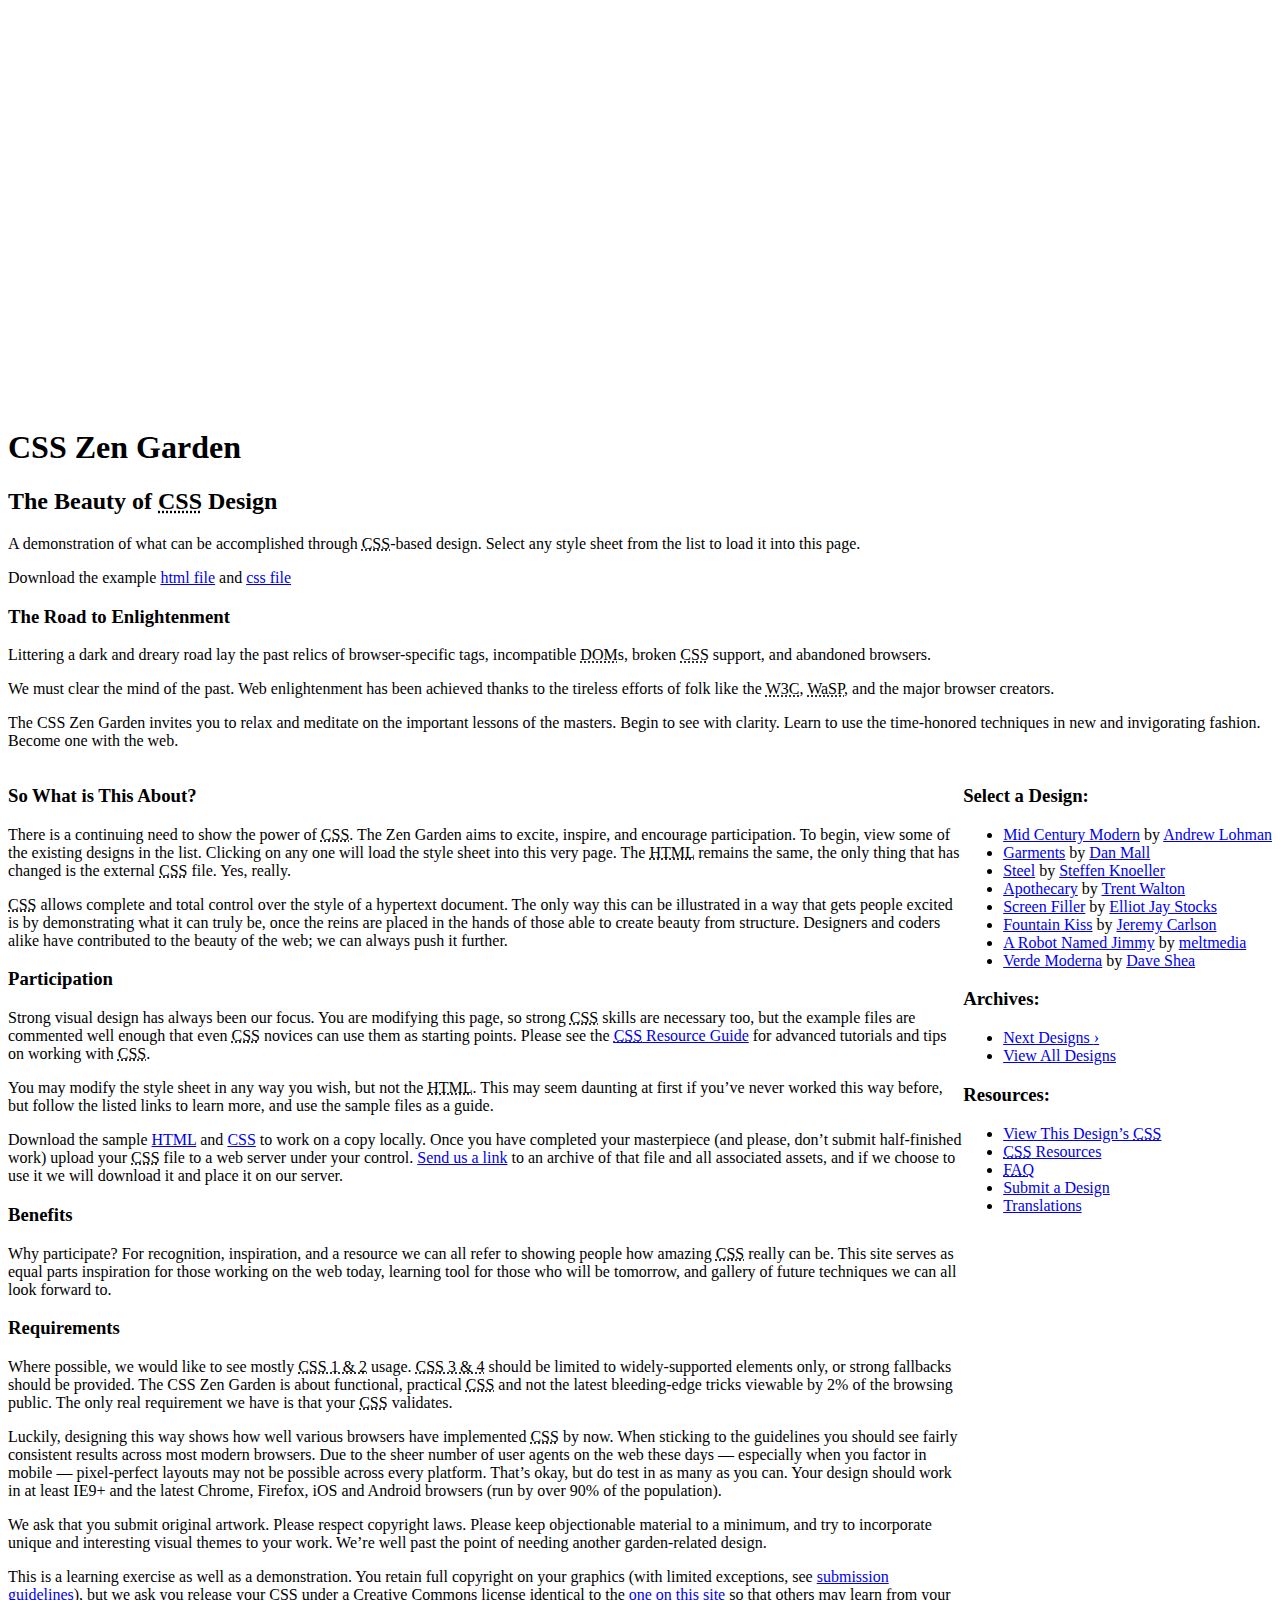
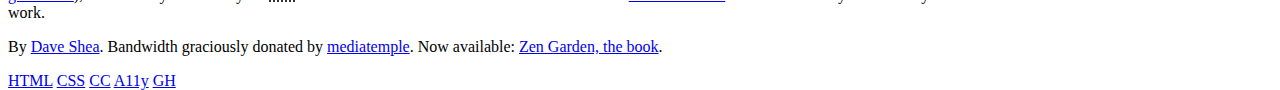
<file: index.html>
<!DOCTYPE html>
<html lang="en">
<head>
	<meta charset="utf-8">
	<title>CSS Zen Garden: The Beauty of CSS Design</title>

	<link rel="stylesheet" media="screen" href="style.css">
	<link rel="alternate" type="application/rss+xml" title="RSS" href="http://www.csszengarden.com/zengarden.xml">

	<meta name="viewport" content="width=device-width, initial-scale=1.0">
	<meta name="author" content="Dave Shea">
	<meta name="description" content="A demonstration of what can be accomplished visually through CSS-based design.">
	<meta name="robots" content="all">

	<base href="http://www.csszengarden.com/">
	<!--[if lt IE 9]>
	<script src="script/html5shiv.js"></script>
	<![endif]-->
</head>

<!--

	Test 2

	View source is a feature, not a bug. Thanks for your curiosity and
	interest in participating!!!

	Here are the submission guidelines for the new and improved csszengarden.com:

	- CSS3? Of course! Prefix for ALL browsers where necessary.
	- go responsive; test your layout at multiple screen sizes.
	- your browser testing baseline: IE9+, recent Chrome/Firefox/Safari, and iOS/Android
	- Graceful degradation is acceptable, and in fact highly encouraged.
	- use classes for styling. Don't use ids!
	- web fonts are cool, just make sure you have a license to share the files. Hosted 
	  services that are applied via the CSS file (ie. Google Fonts) will work fine, but
	  most that require custom HTML won't. TypeKit is supported, see the readme on this
	  page for usage instructions: https://github.com/mezzoblue/csszengarden.com/

	And a few tips on building your CSS file:

	- use :first-child, :last-child and :nth-child to get at non-classed elements
	- use ::before and ::after to create pseudo-elements for extra styling
	- use multiple background images to apply as many as you need to any element
	- use the Kellum Method for image replacement, if still needed. http://goo.gl/GXxdI
	- don't rely on the extra divs at the bottom. Use ::before and ::after instead.

		
-->

<body id="css-zen-garden">
<div class="page-wrapper">

	<section class="intro" id="zen-intro">
		<header role="banner">
			<h1>CSS Zen Garden</h1>
			<h2>The Beauty of <abbr title="Cascading Style Sheets">CSS</abbr> Design</h2>
		</header>

		<div class="summary" id="zen-summary" role="article">
			<p>A demonstration of what can be accomplished through <abbr title="Cascading Style Sheets">CSS</abbr>-based design. Select any style sheet from the list to load it into this page.</p>
			<p>Download the example <a href="/examples/index" title="This page's source HTML code, not to be modified.">html file</a> and <a href="/examples/style.css" title="This page's sample CSS, the file you may modify.">css file</a></p>
		</div>

		<div class="preamble" id="zen-preamble" role="article">
			<h3>The Road to Enlightenment</h3>
			<p>Littering a dark and dreary road lay the past relics of browser-specific tags, incompatible <abbr title="Document Object Model">DOM</abbr>s, broken <abbr title="Cascading Style Sheets">CSS</abbr> support, and abandoned browsers.</p>
			<p>We must clear the mind of the past. Web enlightenment has been achieved thanks to the tireless efforts of folk like the <abbr title="World Wide Web Consortium">W3C</abbr>, <abbr title="Web Standards Project">WaSP</abbr>, and the major browser creators.</p>
			<p>The CSS Zen Garden invites you to relax and meditate on the important lessons of the masters. Begin to see with clarity. Learn to use the time-honored techniques in new and invigorating fashion. Become one with the web.</p>
		</div>
	</section>

	<div class="main supporting" id="zen-supporting" role="main">
		<div class="explanation" id="zen-explanation" role="article">
			<h3>So What is This About?</h3>
			<p>There is a continuing need to show the power of <abbr title="Cascading Style Sheets">CSS</abbr>. The Zen Garden aims to excite, inspire, and encourage participation. To begin, view some of the existing designs in the list. Clicking on any one will load the style sheet into this very page. The <abbr title="HyperText Markup Language">HTML</abbr> remains the same, the only thing that has changed is the external <abbr title="Cascading Style Sheets">CSS</abbr> file. Yes, really.</p>
			<p><abbr title="Cascading Style Sheets">CSS</abbr> allows complete and total control over the style of a hypertext document. The only way this can be illustrated in a way that gets people excited is by demonstrating what it can truly be, once the reins are placed in the hands of those able to create beauty from structure. Designers and coders alike have contributed to the beauty of the web; we can always push it further.</p>
		</div>

		<div class="participation" id="zen-participation" role="article">
			<h3>Participation</h3>
			<p>Strong visual design has always been our focus. You are modifying this page, so strong <abbr title="Cascading Style Sheets">CSS</abbr> skills are necessary too, but the example files are commented well enough that even <abbr title="Cascading Style Sheets">CSS</abbr> novices can use them as starting points. Please see the <a href="http://www.mezzoblue.com/zengarden/resources/" title="A listing of CSS-related resources"><abbr title="Cascading Style Sheets">CSS</abbr> Resource Guide</a> for advanced tutorials and tips on working with <abbr title="Cascading Style Sheets">CSS</abbr>.</p>
			<p>You may modify the style sheet in any way you wish, but not the <abbr title="HyperText Markup Language">HTML</abbr>. This may seem daunting at first if you&#8217;ve never worked this way before, but follow the listed links to learn more, and use the sample files as a guide.</p>
			<p>Download the sample <a href="/examples/index" title="This page's source HTML code, not to be modified.">HTML</a> and <a href="/examples/style.css" title="This page's sample CSS, the file you may modify.">CSS</a> to work on a copy locally. Once you have completed your masterpiece (and please, don&#8217;t submit half-finished work) upload your <abbr title="Cascading Style Sheets">CSS</abbr> file to a web server under your control. <a href="http://www.mezzoblue.com/zengarden/submit/" title="Use the contact form to send us your CSS file">Send us a link</a> to an archive of that file and all associated assets, and if we choose to use it we will download it and place it on our server.</p>
		</div>

		<div class="benefits" id="zen-benefits" role="article">
			<h3>Benefits</h3>
			<p>Why participate? For recognition, inspiration, and a resource we can all refer to showing people how amazing <abbr title="Cascading Style Sheets">CSS</abbr> really can be. This site serves as equal parts inspiration for those working on the web today, learning tool for those who will be tomorrow, and gallery of future techniques we can all look forward to.</p>
		</div>

		<div class="requirements" id="zen-requirements" role="article">
			<h3>Requirements</h3>
			<p>Where possible, we would like to see mostly <abbr title="Cascading Style Sheets, levels 1 and 2">CSS 1 &amp; 2</abbr> usage. <abbr title="Cascading Style Sheets, levels 3 and 4">CSS 3 &amp; 4</abbr> should be limited to widely-supported elements only, or strong fallbacks should be provided. The CSS Zen Garden is about functional, practical <abbr title="Cascading Style Sheets">CSS</abbr> and not the latest bleeding-edge tricks viewable by 2% of the browsing public. The only real requirement we have is that your <abbr title="Cascading Style Sheets">CSS</abbr> validates.</p>
			<p>Luckily, designing this way shows how well various browsers have implemented <abbr title="Cascading Style Sheets">CSS</abbr> by now. When sticking to the guidelines you should see fairly consistent results across most modern browsers. Due to the sheer number of user agents on the web these days &#8212; especially when you factor in mobile &#8212; pixel-perfect layouts may not be possible across every platform. That&#8217;s okay, but do test in as many as you can. Your design should work in at least IE9+ and the latest Chrome, Firefox, iOS and Android browsers (run by over 90% of the population).</p>
			<p>We ask that you submit original artwork. Please respect copyright laws. Please keep objectionable material to a minimum, and try to incorporate unique and interesting visual themes to your work. We&#8217;re well past the point of needing another garden-related design.</p>
			<p>This is a learning exercise as well as a demonstration. You retain full copyright on your graphics (with limited exceptions, see <a href="http://www.mezzoblue.com/zengarden/submit/guidelines/">submission guidelines</a>), but we ask you release your <abbr title="Cascading Style Sheets">CSS</abbr> under a Creative Commons license identical to the <a href="http://creativecommons.org/licenses/by-nc-sa/3.0/" title="View the Zen Garden's license information.">one on this site</a> so that others may learn from your work.</p>
			<p role="contentinfo">By <a href="http://www.mezzoblue.com/">Dave Shea</a>. Bandwidth graciously donated by <a href="http://www.mediatemple.net/">mediatemple</a>. Now available: <a href="http://www.amazon.com/exec/obidos/ASIN/0321303474/mezzoblue-20/">Zen Garden, the book</a>.</p>
		</div>

		<footer>
			<a href="http://validator.w3.org/check/referer" title="Check the validity of this site&#8217;s HTML" class="zen-validate-html">HTML</a>
			<a href="http://jigsaw.w3.org/css-validator/check/referer" title="Check the validity of this site&#8217;s CSS" class="zen-validate-css">CSS</a>
			<a href="http://creativecommons.org/licenses/by-nc-sa/3.0/" title="View the Creative Commons license of this site: Attribution-NonCommercial-ShareAlike." class="zen-license">CC</a>
			<a href="http://mezzoblue.com/zengarden/faq/#aaa" title="Read about the accessibility of this site" class="zen-accessibility">A11y</a>
			<a href="https://github.com/mezzoblue/csszengarden.com" title="Fork this site on Github" class="zen-github">GH</a>
		</footer>

	</div>


	<aside class="sidebar" role="complementary">
		<div class="wrapper">

			<div class="design-selection" id="design-selection">
				<h3 class="select">Select a Design:</h3>
				<nav role="navigation">
					<ul>
					<li>
						<a href="/221/" class="design-name">Mid Century Modern</a> by						<a href="http://andrewlohman.com/" class="designer-name">Andrew Lohman</a>
					</li>					<li>
						<a href="/220/" class="design-name">Garments</a> by						<a href="http://danielmall.com/" class="designer-name">Dan Mall</a>
					</li>					<li>
						<a href="/219/" class="design-name">Steel</a> by						<a href="http://steffen-knoeller.de" class="designer-name">Steffen Knoeller</a>
					</li>					<li>
						<a href="/218/" class="design-name">Apothecary</a> by						<a href="http://trentwalton.com" class="designer-name">Trent Walton</a>
					</li>					<li>
						<a href="/217/" class="design-name">Screen Filler</a> by						<a href="http://elliotjaystocks.com/" class="designer-name">Elliot Jay Stocks</a>
					</li>					<li>
						<a href="/216/" class="design-name">Fountain Kiss</a> by						<a href="http://jeremycarlson.com" class="designer-name">Jeremy Carlson</a>
					</li>					<li>
						<a href="/215/" class="design-name">A Robot Named Jimmy</a> by						<a href="http://meltmedia.com/" class="designer-name">meltmedia</a>
					</li>					<li>
						<a href="/214/" class="design-name">Verde Moderna</a> by						<a href="http://www.mezzoblue.com/" class="designer-name">Dave Shea</a>
					</li>					</ul>
				</nav>
			</div>

			<div class="design-archives" id="design-archives">
				<h3 class="archives">Archives:</h3>
				<nav role="navigation">
					<ul>
						<li class="next">
							<a href="/214/page1">
								Next Designs <span class="indicator">&rsaquo;</span>
							</a>
						</li>
						<li class="viewall">
							<a href="http://www.mezzoblue.com/zengarden/alldesigns/" title="View every submission to the Zen Garden.">
								View All Designs							</a>
						</li>
					</ul>
				</nav>
			</div>

			<div class="zen-resources" id="zen-resources">
				<h3 class="resources">Resources:</h3>
				<ul>
					<li class="view-css">
						<a href="style.css" title="View the source CSS file of the currently-viewed design.">
							View This Design&#8217;s <abbr title="Cascading Style Sheets">CSS</abbr>						</a>
					</li>
					<li class="css-resources">
						<a href="http://www.mezzoblue.com/zengarden/resources/" title="Links to great sites with information on using CSS.">
							<abbr title="Cascading Style Sheets">CSS</abbr> Resources						</a>
					</li>
					<li class="zen-faq">
						<a href="http://www.mezzoblue.com/zengarden/faq/" title="A list of Frequently Asked Questions about the Zen Garden.">
							<abbr title="Frequently Asked Questions">FAQ</abbr>						</a>
					</li>
					<li class="zen-submit">
						<a href="http://www.mezzoblue.com/zengarden/submit/" title="Send in your own CSS file.">
							Submit a Design						</a>
					</li>
					<li class="zen-translations">
						<a href="http://www.mezzoblue.com/zengarden/translations/" title="View translated versions of this page.">
							Translations						</a>
					</li>
				</ul>
			</div>
		</div>
	</aside>


</div>

<!--

	These superfluous divs/spans were originally provided as catch-alls to add extra imagery.
	These days we have full ::before and ::after support, favour using those instead.
	These only remain for historical design compatibility. They might go away one day.
		
-->
<div class="extra1" role="presentation"></div><div class="extra2" role="presentation"></div><div class="extra3" role="presentation"></div>
<div class="extra4" role="presentation"></div><div class="extra5" role="presentation"></div><div class="extra6" role="presentation"></div>

</body>
</html>
</file>
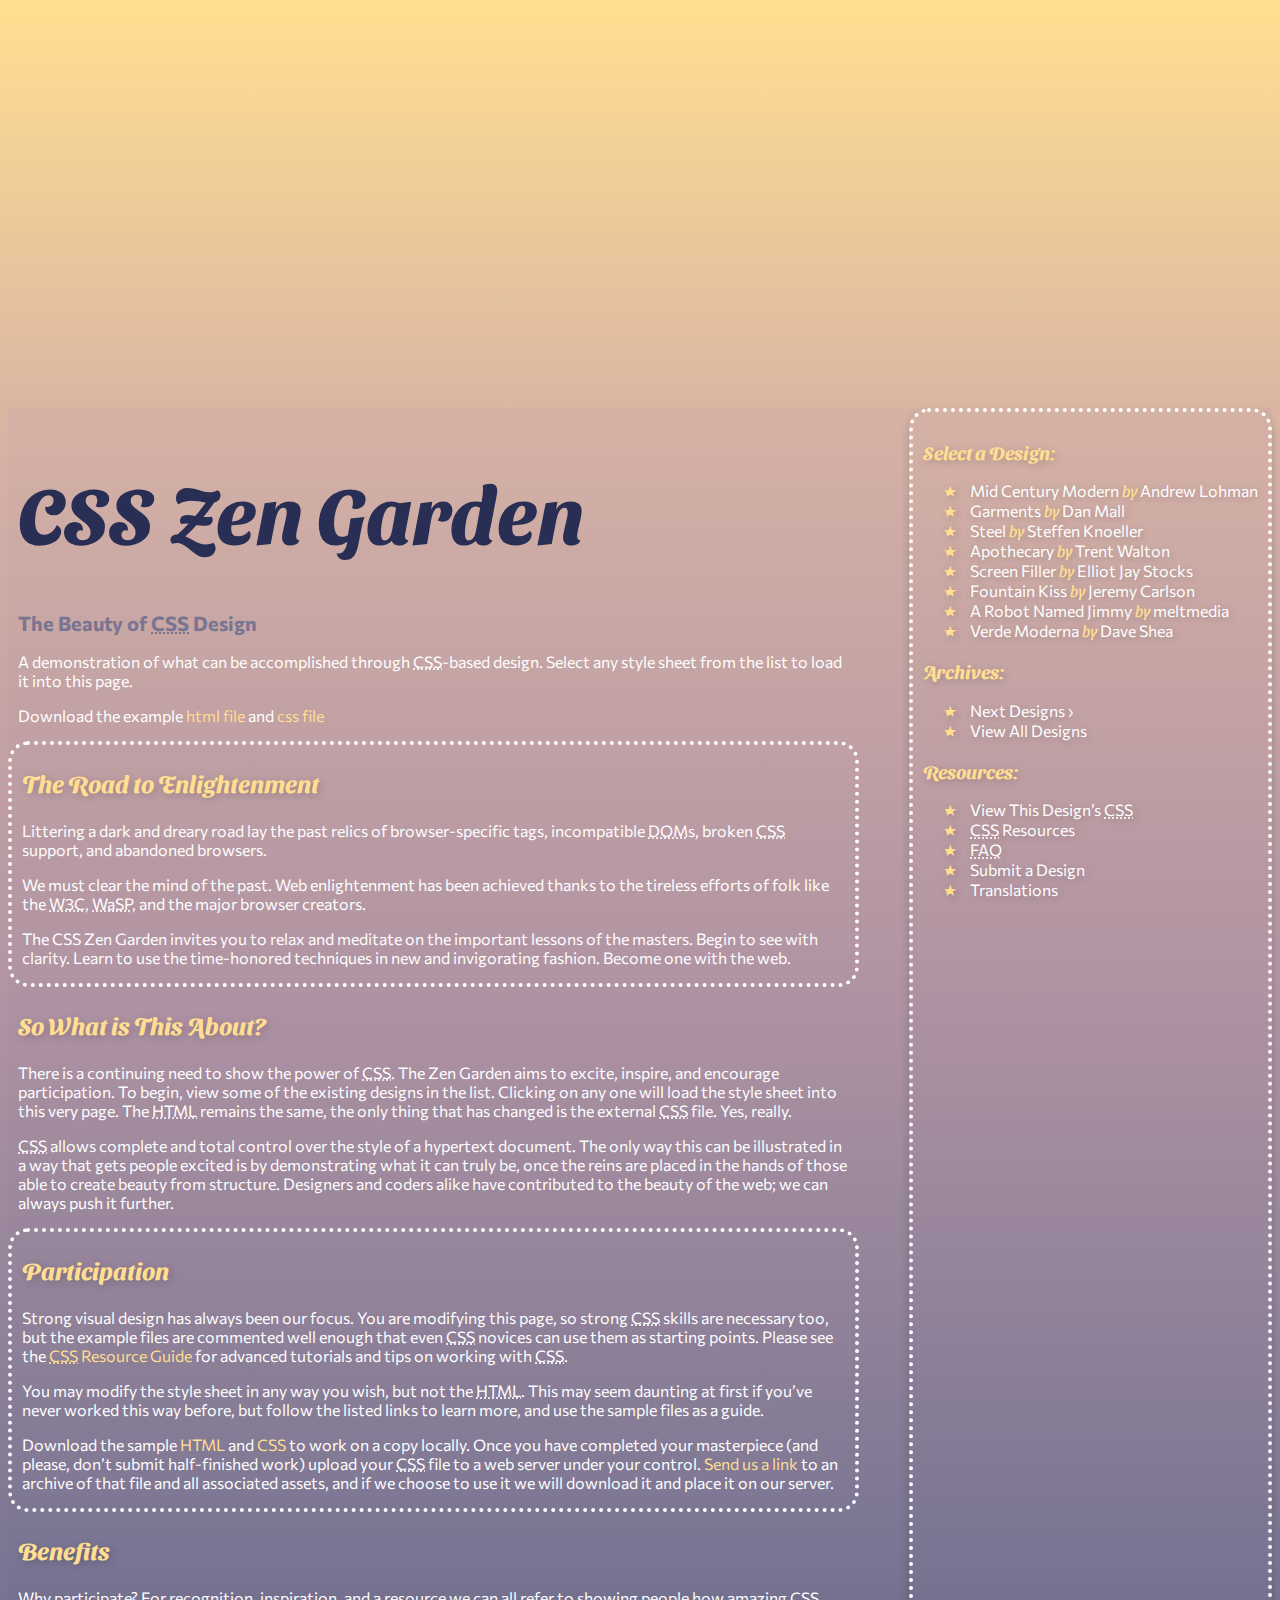
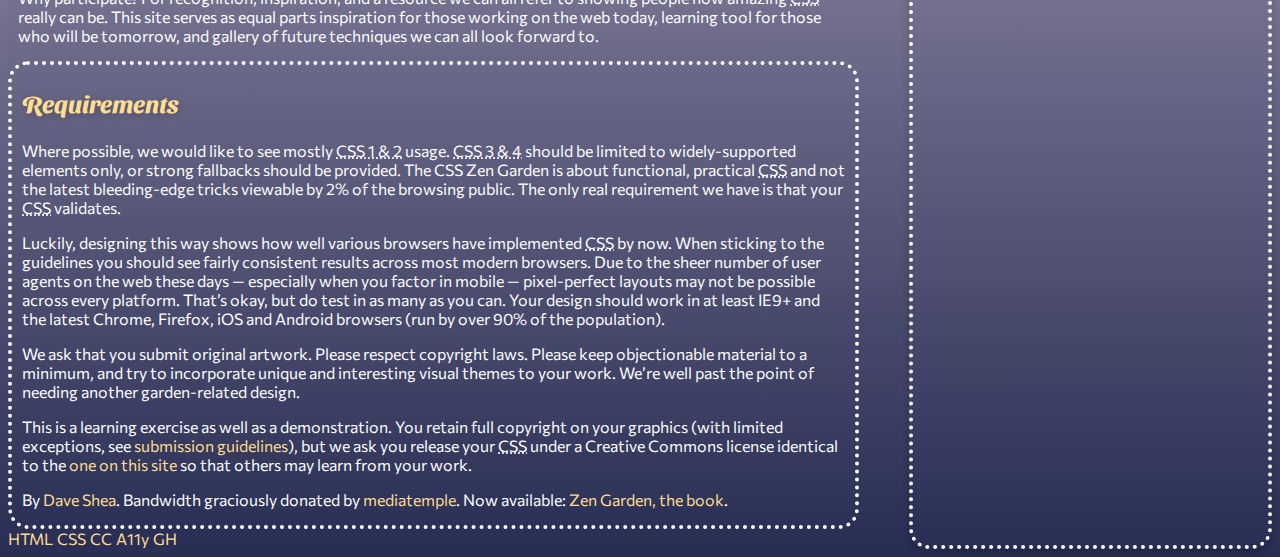
<file: zengarden-final/index.html>
<!DOCTYPE html>
<html lang="en">
<head>
	<meta charset="utf-8">
	<title>CSS Zen Garden: The Beauty of CSS Design</title>

	<link rel="stylesheet" media="screen" href="style.css">
	<link rel="alternate" type="application/rss+xml" title="RSS" href="http://www.csszengarden.com/zengarden.xml">

	<meta name="viewport" content="width=device-width, initial-scale=1.0">
	<meta name="author" content="Dave Shea">
	<meta name="description" content="A demonstration of what can be accomplished visually through CSS-based design.">
	<meta name="robots" content="all">

	<base href="http://www.csszengarden.com/">
	<!--[if lt IE 9]>
	<script src="script/html5shiv.js"></script>
	<![endif]-->
</head>

<!--

	View source is a feature, not a bug. Thanks for your curiosity and
	interest in participating!!!

	Here are the submission guidelines for the new and improved csszengarden.com:

	- CSS3? Of course! Prefix for ALL browsers where necessary.
	- go responsive; test your layout at multiple screen sizes.
	- your browser testing baseline: IE9+, recent Chrome/Firefox/Safari, and iOS/Android
	- Graceful degradation is acceptable, and in fact highly encouraged.
	- use classes for styling. Don't use ids!
	- web fonts are cool, just make sure you have a license to share the files. Hosted 
	  services that are applied via the CSS file (ie. Google Fonts) will work fine, but
	  most that require custom HTML won't. TypeKit is supported, see the readme on this
	  page for usage instructions: https://github.com/mezzoblue/csszengarden.com/

	And a few tips on building your CSS file:

	- use :first-child, :last-child and :nth-child to get at non-classed elements
	- use ::before and ::after to create pseudo-elements for extra styling
	- use multiple background images to apply as many as you need to any element
	- use the Kellum Method for image replacement, if still needed. http://goo.gl/GXxdI
	- don't rely on the extra divs at the bottom. Use ::before and ::after instead.

		
-->

<body id="css-zen-garden">
<div class="page-wrapper">

	<section class="intro" id="zen-intro">
		<header role="banner">
			<h1>CSS Zen Garden</h1>
			<h2>The Beauty of <abbr title="Cascading Style Sheets">CSS</abbr> Design</h2>
		</header>

		<div class="summary" id="zen-summary" role="article">
			<p>A demonstration of what can be accomplished through <abbr title="Cascading Style Sheets">CSS</abbr>-based design. Select any style sheet from the list to load it into this page.</p>
			<p>Download the example <a href="/examples/index" title="This page's source HTML code, not to be modified.">html file</a> and <a href="/examples/style.css" title="This page's sample CSS, the file you may modify.">css file</a></p>
		</div>

		<div class="preamble" id="zen-preamble" role="article">
			<h3>The Road to Enlightenment</h3>
			<p>Littering a dark and dreary road lay the past relics of browser-specific tags, incompatible <abbr title="Document Object Model">DOM</abbr>s, broken <abbr title="Cascading Style Sheets">CSS</abbr> support, and abandoned browsers.</p>
			<p>We must clear the mind of the past. Web enlightenment has been achieved thanks to the tireless efforts of folk like the <abbr title="World Wide Web Consortium">W3C</abbr>, <abbr title="Web Standards Project">WaSP</abbr>, and the major browser creators.</p>
			<p>The CSS Zen Garden invites you to relax and meditate on the important lessons of the masters. Begin to see with clarity. Learn to use the time-honored techniques in new and invigorating fashion. Become one with the web.</p>
		</div>
	</section>

	<div class="main supporting" id="zen-supporting" role="main">
		<div class="explanation" id="zen-explanation" role="article">
			<h3>So What is This About?</h3>
			<p>There is a continuing need to show the power of <abbr title="Cascading Style Sheets">CSS</abbr>. The Zen Garden aims to excite, inspire, and encourage participation. To begin, view some of the existing designs in the list. Clicking on any one will load the style sheet into this very page. The <abbr title="HyperText Markup Language">HTML</abbr> remains the same, the only thing that has changed is the external <abbr title="Cascading Style Sheets">CSS</abbr> file. Yes, really.</p>
			<p><abbr title="Cascading Style Sheets">CSS</abbr> allows complete and total control over the style of a hypertext document. The only way this can be illustrated in a way that gets people excited is by demonstrating what it can truly be, once the reins are placed in the hands of those able to create beauty from structure. Designers and coders alike have contributed to the beauty of the web; we can always push it further.</p>
		</div>

		<div class="participation" id="zen-participation" role="article">
			<h3>Participation</h3>
			<p>Strong visual design has always been our focus. You are modifying this page, so strong <abbr title="Cascading Style Sheets">CSS</abbr> skills are necessary too, but the example files are commented well enough that even <abbr title="Cascading Style Sheets">CSS</abbr> novices can use them as starting points. Please see the <a href="http://www.mezzoblue.com/zengarden/resources/" title="A listing of CSS-related resources"><abbr title="Cascading Style Sheets">CSS</abbr> Resource Guide</a> for advanced tutorials and tips on working with <abbr title="Cascading Style Sheets">CSS</abbr>.</p>
			<p>You may modify the style sheet in any way you wish, but not the <abbr title="HyperText Markup Language">HTML</abbr>. This may seem daunting at first if you&#8217;ve never worked this way before, but follow the listed links to learn more, and use the sample files as a guide.</p>
			<p>Download the sample <a href="/examples/index" title="This page's source HTML code, not to be modified.">HTML</a> and <a href="/examples/style.css" title="This page's sample CSS, the file you may modify.">CSS</a> to work on a copy locally. Once you have completed your masterpiece (and please, don&#8217;t submit half-finished work) upload your <abbr title="Cascading Style Sheets">CSS</abbr> file to a web server under your control. <a href="http://www.mezzoblue.com/zengarden/submit/" title="Use the contact form to send us your CSS file">Send us a link</a> to an archive of that file and all associated assets, and if we choose to use it we will download it and place it on our server.</p>
		</div>

		<div class="benefits" id="zen-benefits" role="article">
			<h3>Benefits</h3>
			<p>Why participate? For recognition, inspiration, and a resource we can all refer to showing people how amazing <abbr title="Cascading Style Sheets">CSS</abbr> really can be. This site serves as equal parts inspiration for those working on the web today, learning tool for those who will be tomorrow, and gallery of future techniques we can all look forward to.</p>
		</div>

		<div class="requirements" id="zen-requirements" role="article">
			<h3>Requirements</h3>
			<p>Where possible, we would like to see mostly <abbr title="Cascading Style Sheets, levels 1 and 2">CSS 1 &amp; 2</abbr> usage. <abbr title="Cascading Style Sheets, levels 3 and 4">CSS 3 &amp; 4</abbr> should be limited to widely-supported elements only, or strong fallbacks should be provided. The CSS Zen Garden is about functional, practical <abbr title="Cascading Style Sheets">CSS</abbr> and not the latest bleeding-edge tricks viewable by 2% of the browsing public. The only real requirement we have is that your <abbr title="Cascading Style Sheets">CSS</abbr> validates.</p>
			<p>Luckily, designing this way shows how well various browsers have implemented <abbr title="Cascading Style Sheets">CSS</abbr> by now. When sticking to the guidelines you should see fairly consistent results across most modern browsers. Due to the sheer number of user agents on the web these days &#8212; especially when you factor in mobile &#8212; pixel-perfect layouts may not be possible across every platform. That&#8217;s okay, but do test in as many as you can. Your design should work in at least IE9+ and the latest Chrome, Firefox, iOS and Android browsers (run by over 90% of the population).</p>
			<p>We ask that you submit original artwork. Please respect copyright laws. Please keep objectionable material to a minimum, and try to incorporate unique and interesting visual themes to your work. We&#8217;re well past the point of needing another garden-related design.</p>
			<p>This is a learning exercise as well as a demonstration. You retain full copyright on your graphics (with limited exceptions, see <a href="http://www.mezzoblue.com/zengarden/submit/guidelines/">submission guidelines</a>), but we ask you release your <abbr title="Cascading Style Sheets">CSS</abbr> under a Creative Commons license identical to the <a href="http://creativecommons.org/licenses/by-nc-sa/3.0/" title="View the Zen Garden's license information.">one on this site</a> so that others may learn from your work.</p>
			<p role="contentinfo">By <a href="http://www.mezzoblue.com/">Dave Shea</a>. Bandwidth graciously donated by <a href="http://www.mediatemple.net/">mediatemple</a>. Now available: <a href="http://www.amazon.com/exec/obidos/ASIN/0321303474/mezzoblue-20/">Zen Garden, the book</a>.</p>
		</div>

		<footer>
			<a href="http://validator.w3.org/check/referer" title="Check the validity of this site&#8217;s HTML" class="zen-validate-html">HTML</a>
			<a href="http://jigsaw.w3.org/css-validator/check/referer" title="Check the validity of this site&#8217;s CSS" class="zen-validate-css">CSS</a>
			<a href="http://creativecommons.org/licenses/by-nc-sa/3.0/" title="View the Creative Commons license of this site: Attribution-NonCommercial-ShareAlike." class="zen-license">CC</a>
			<a href="http://mezzoblue.com/zengarden/faq/#aaa" title="Read about the accessibility of this site" class="zen-accessibility">A11y</a>
			<a href="https://github.com/mezzoblue/csszengarden.com" title="Fork this site on Github" class="zen-github">GH</a>
		</footer>

	</div>


	<aside class="sidebar" role="complementary">
		<div class="wrapper">

			<div class="design-selection" id="design-selection">
				<h3 class="select">Select a Design:</h3>
				<nav role="navigation">
					<ul>
					<li>
						<a href="/221/" class="design-name">Mid Century Modern</a> by						<a href="http://andrewlohman.com/" class="designer-name">Andrew Lohman</a>
					</li>					<li>
						<a href="/220/" class="design-name">Garments</a> by						<a href="http://danielmall.com/" class="designer-name">Dan Mall</a>
					</li>					<li>
						<a href="/219/" class="design-name">Steel</a> by						<a href="http://steffen-knoeller.de" class="designer-name">Steffen Knoeller</a>
					</li>					<li>
						<a href="/218/" class="design-name">Apothecary</a> by						<a href="http://trentwalton.com" class="designer-name">Trent Walton</a>
					</li>					<li>
						<a href="/217/" class="design-name">Screen Filler</a> by						<a href="http://elliotjaystocks.com/" class="designer-name">Elliot Jay Stocks</a>
					</li>					<li>
						<a href="/216/" class="design-name">Fountain Kiss</a> by						<a href="http://jeremycarlson.com" class="designer-name">Jeremy Carlson</a>
					</li>					<li>
						<a href="/215/" class="design-name">A Robot Named Jimmy</a> by						<a href="http://meltmedia.com/" class="designer-name">meltmedia</a>
					</li>					<li>
						<a href="/214/" class="design-name">Verde Moderna</a> by						<a href="http://www.mezzoblue.com/" class="designer-name">Dave Shea</a>
					</li>					</ul>
				</nav>
			</div>

			<div class="design-archives" id="design-archives">
				<h3 class="archives">Archives:</h3>
				<nav role="navigation">
					<ul>
						<li class="next">
							<a href="/214/page1">
								Next Designs <span class="indicator">&rsaquo;</span>
							</a>
						</li>
						<li class="viewall">
							<a href="http://www.mezzoblue.com/zengarden/alldesigns/" title="View every submission to the Zen Garden.">
								View All Designs							</a>
						</li>
					</ul>
				</nav>
			</div>

			<div class="zen-resources" id="zen-resources">
				<h3 class="resources">Resources:</h3>
				<ul>
					<li class="view-css">
						<a href="style.css" title="View the source CSS file of the currently-viewed design.">
							View This Design&#8217;s <abbr title="Cascading Style Sheets">CSS</abbr>						</a>
					</li>
					<li class="css-resources">
						<a href="http://www.mezzoblue.com/zengarden/resources/" title="Links to great sites with information on using CSS.">
							<abbr title="Cascading Style Sheets">CSS</abbr> Resources						</a>
					</li>
					<li class="zen-faq">
						<a href="http://www.mezzoblue.com/zengarden/faq/" title="A list of Frequently Asked Questions about the Zen Garden.">
							<abbr title="Frequently Asked Questions">FAQ</abbr>						</a>
					</li>
					<li class="zen-submit">
						<a href="http://www.mezzoblue.com/zengarden/submit/" title="Send in your own CSS file.">
							Submit a Design						</a>
					</li>
					<li class="zen-translations">
						<a href="http://www.mezzoblue.com/zengarden/translations/" title="View translated versions of this page.">
							Translations						</a>
					</li>
				</ul>
			</div>
		</div>
	</aside>


</div>

<!--

	These superfluous divs/spans were originally provided as catch-alls to add extra imagery.
	These days we have full ::before and ::after support, favour using those instead.
	These only remain for historical design compatibility. They might go away one day.
		
-->
<div class="extra1" role="presentation"></div><div class="extra2" role="presentation"></div><div class="extra3" role="presentation"></div>
<div class="extra4" role="presentation"></div><div class="extra5" role="presentation"></div><div class="extra6" role="presentation"></div>

</body>
</html>
</file>
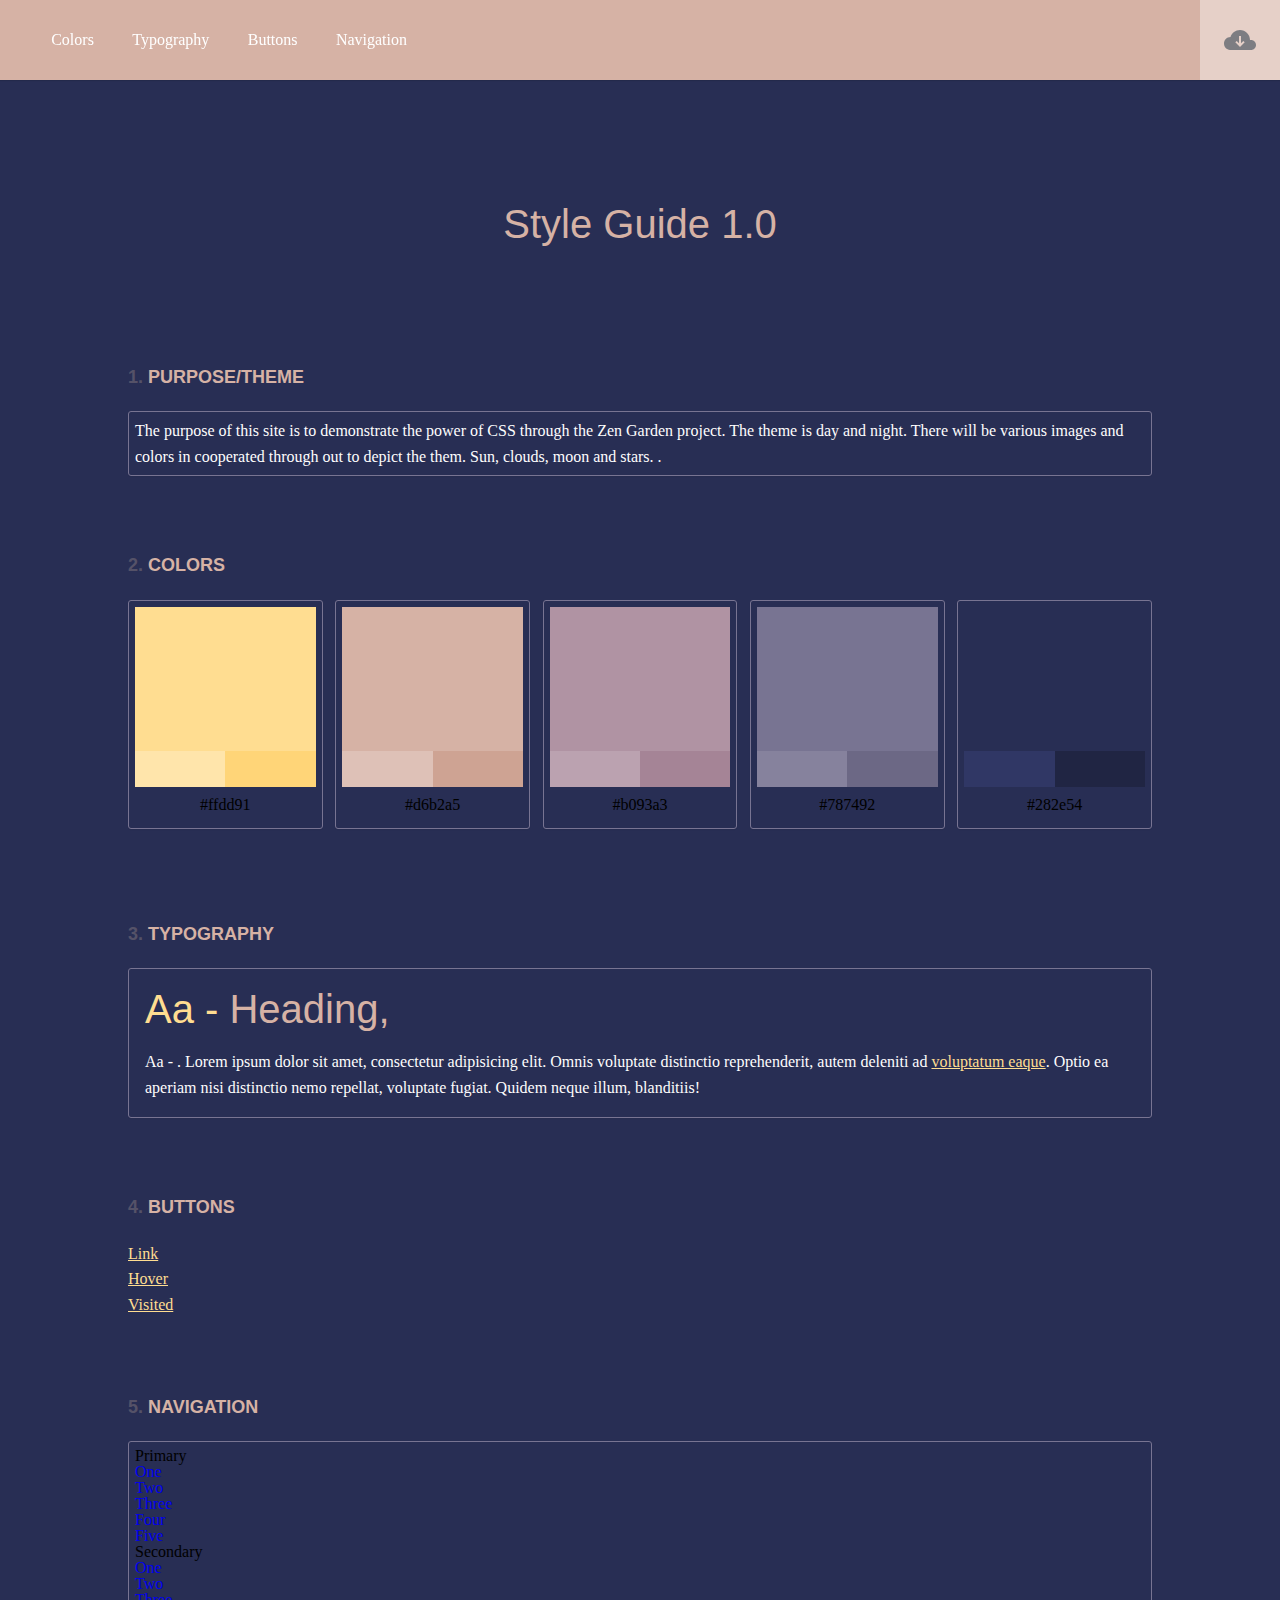
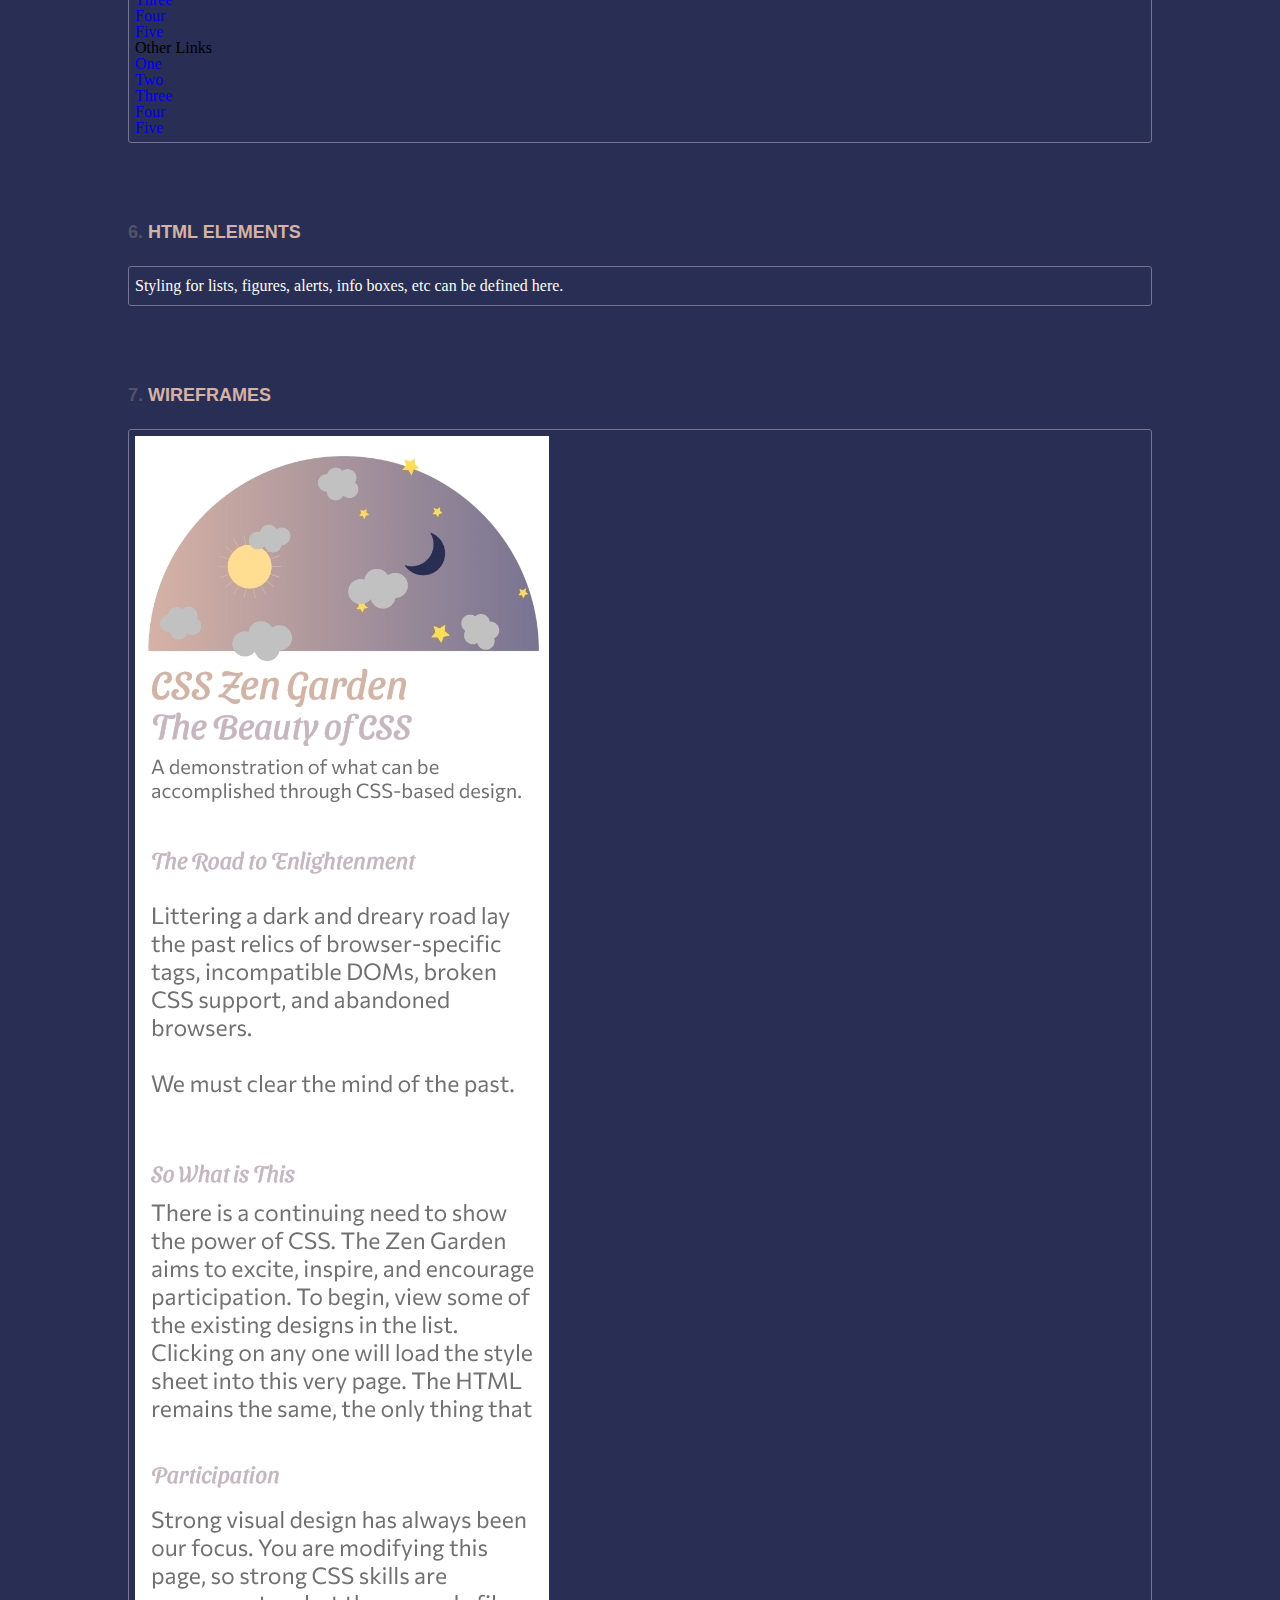
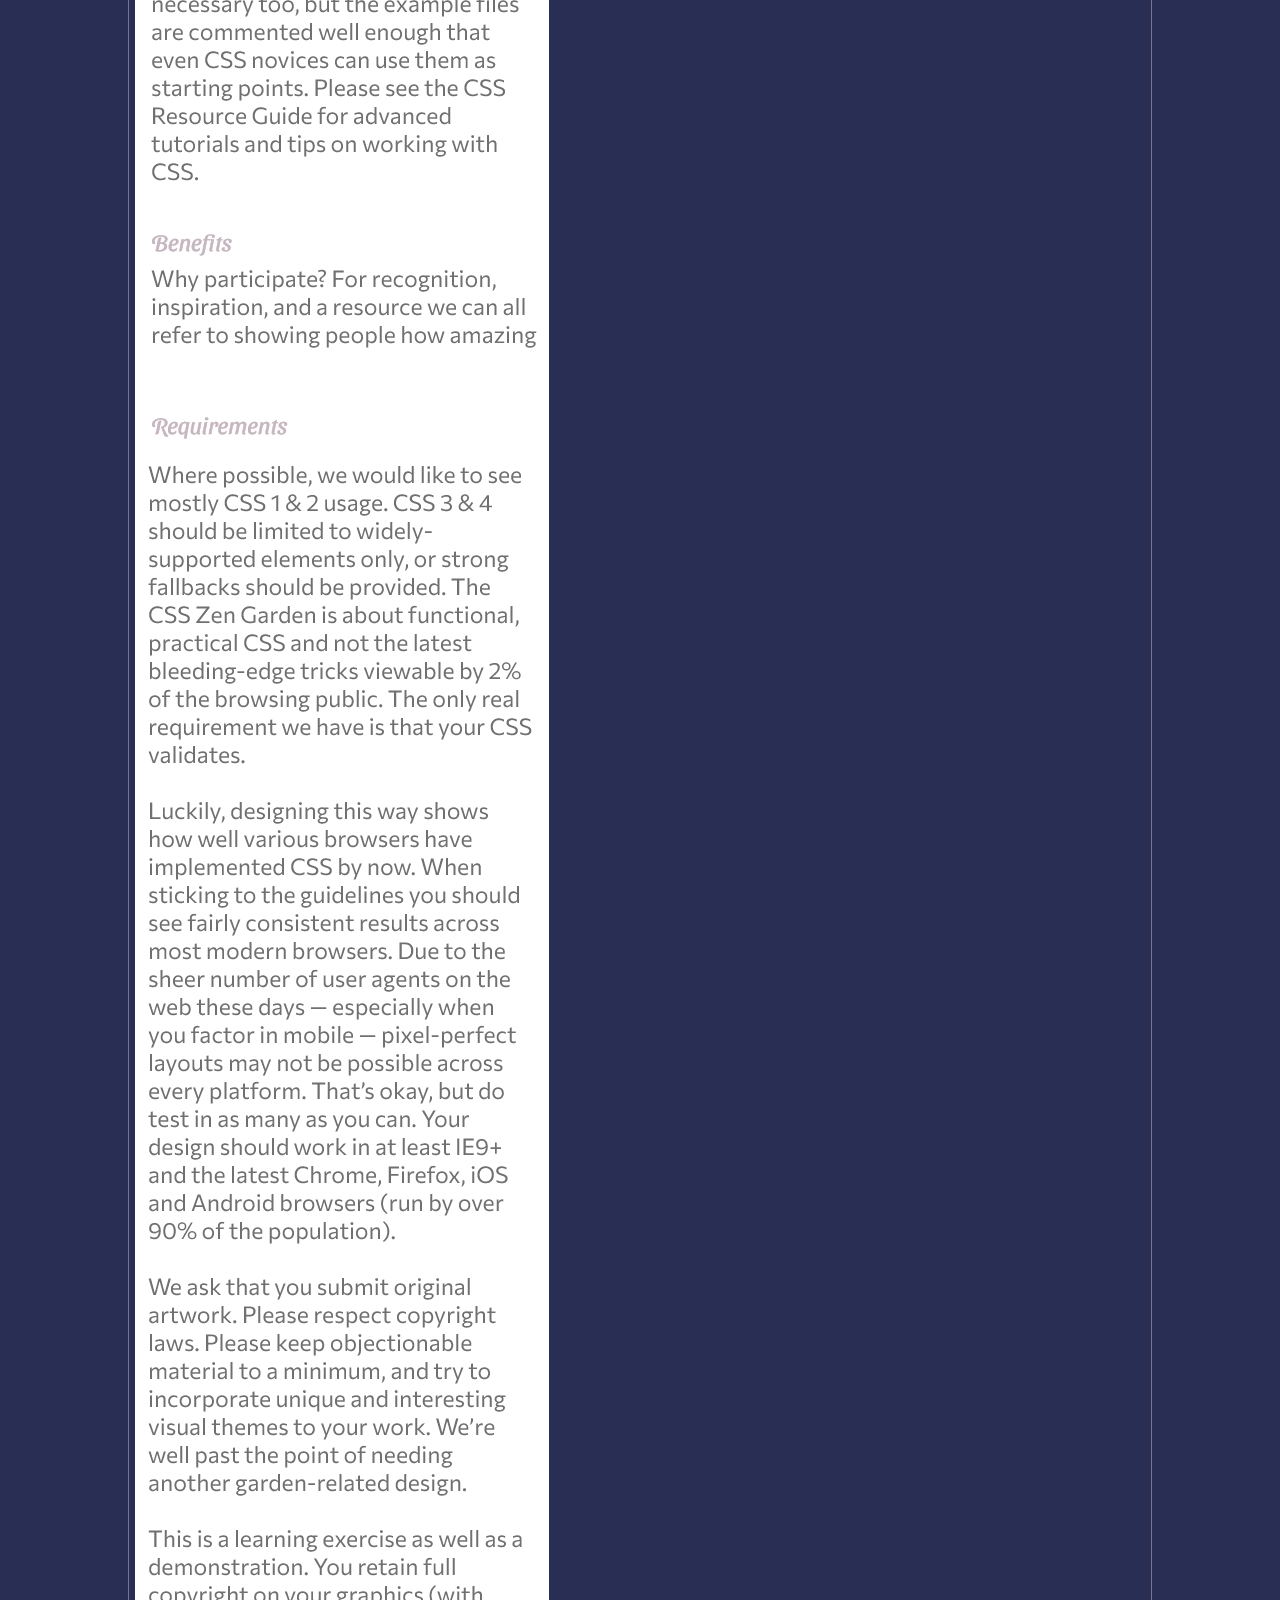
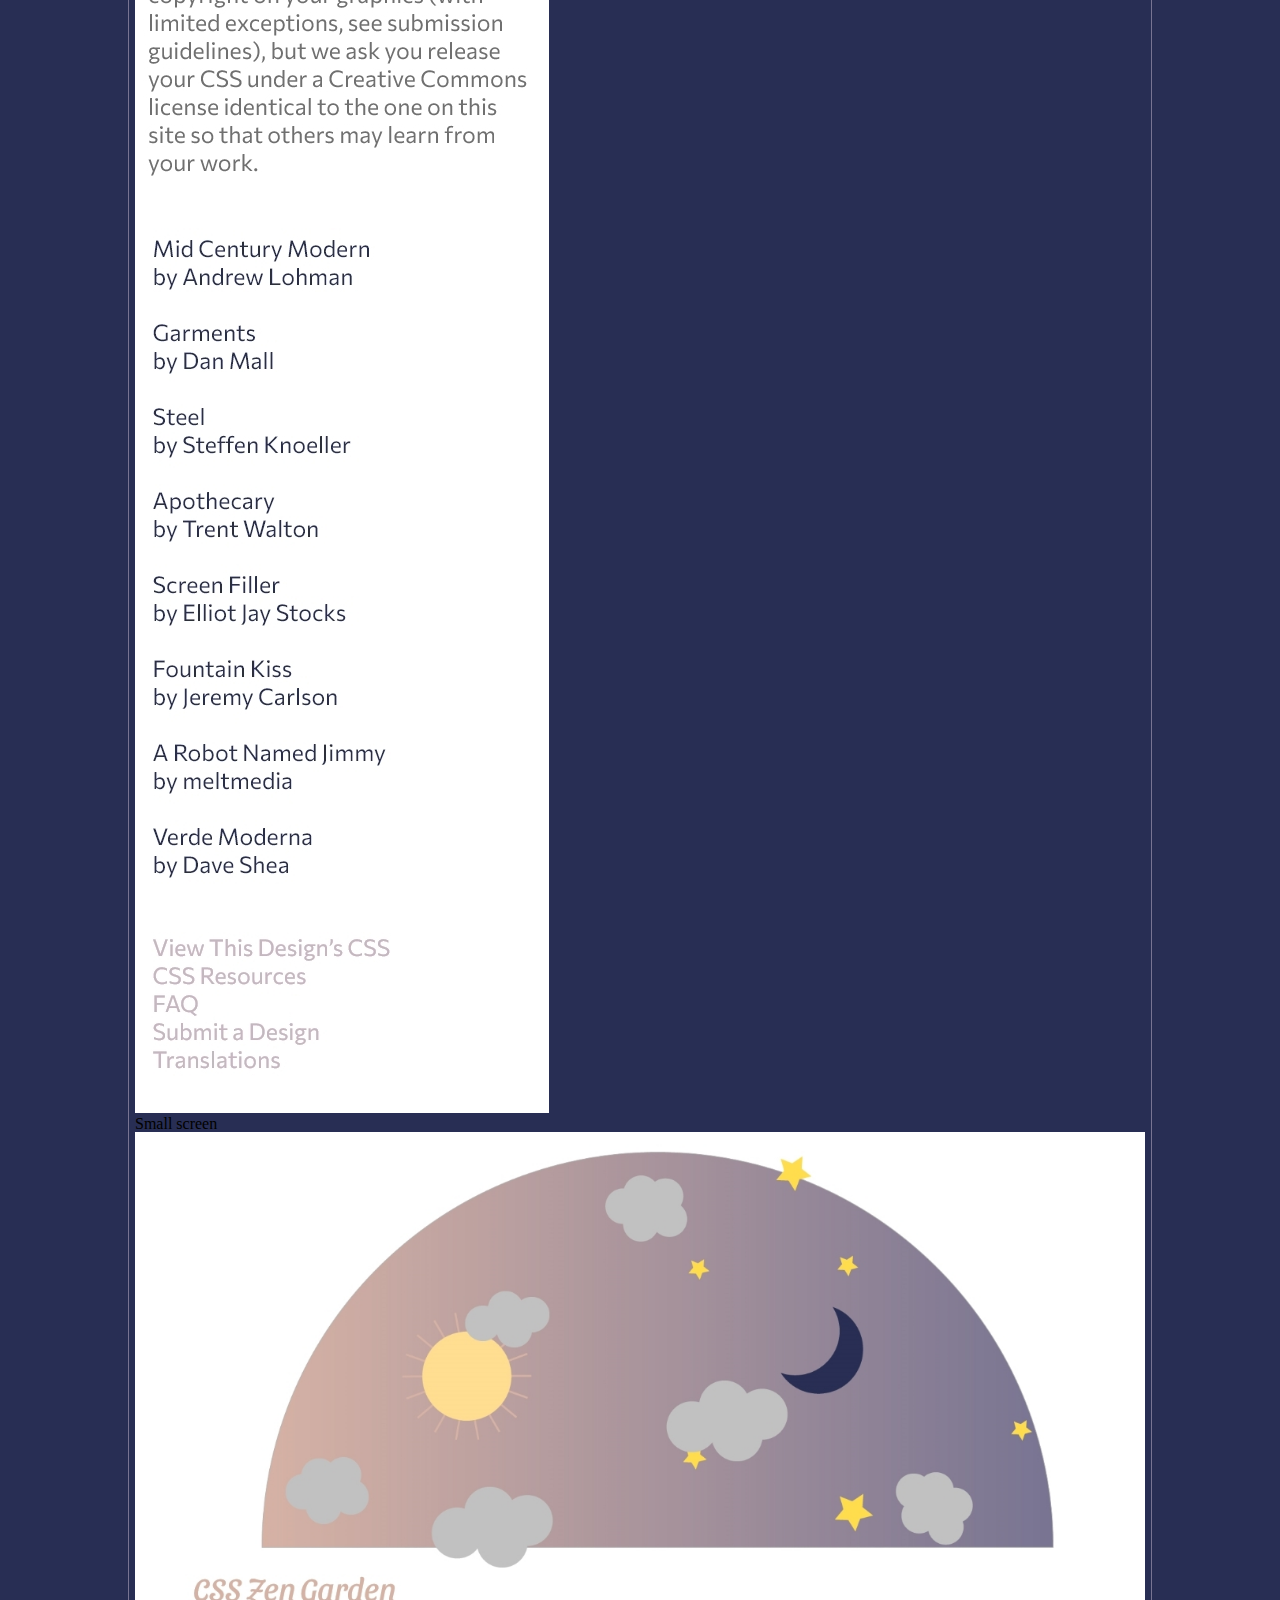
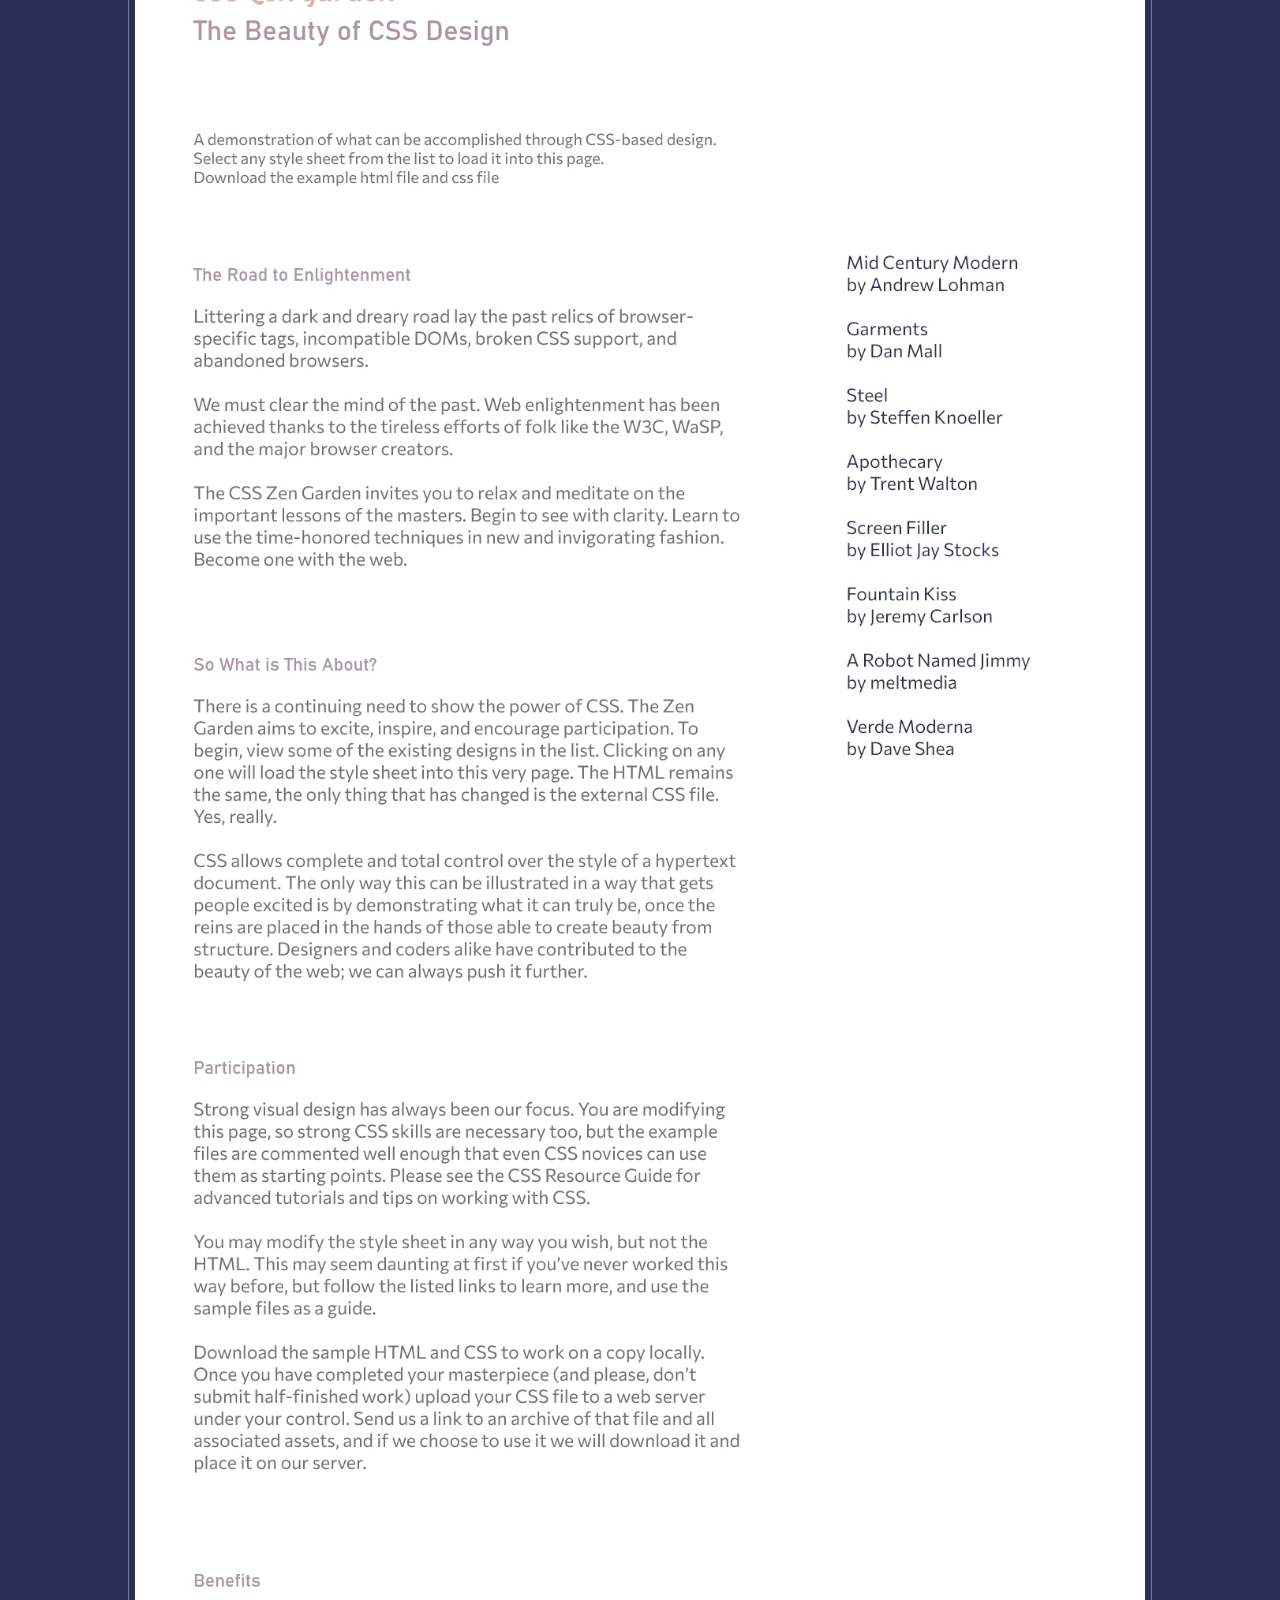
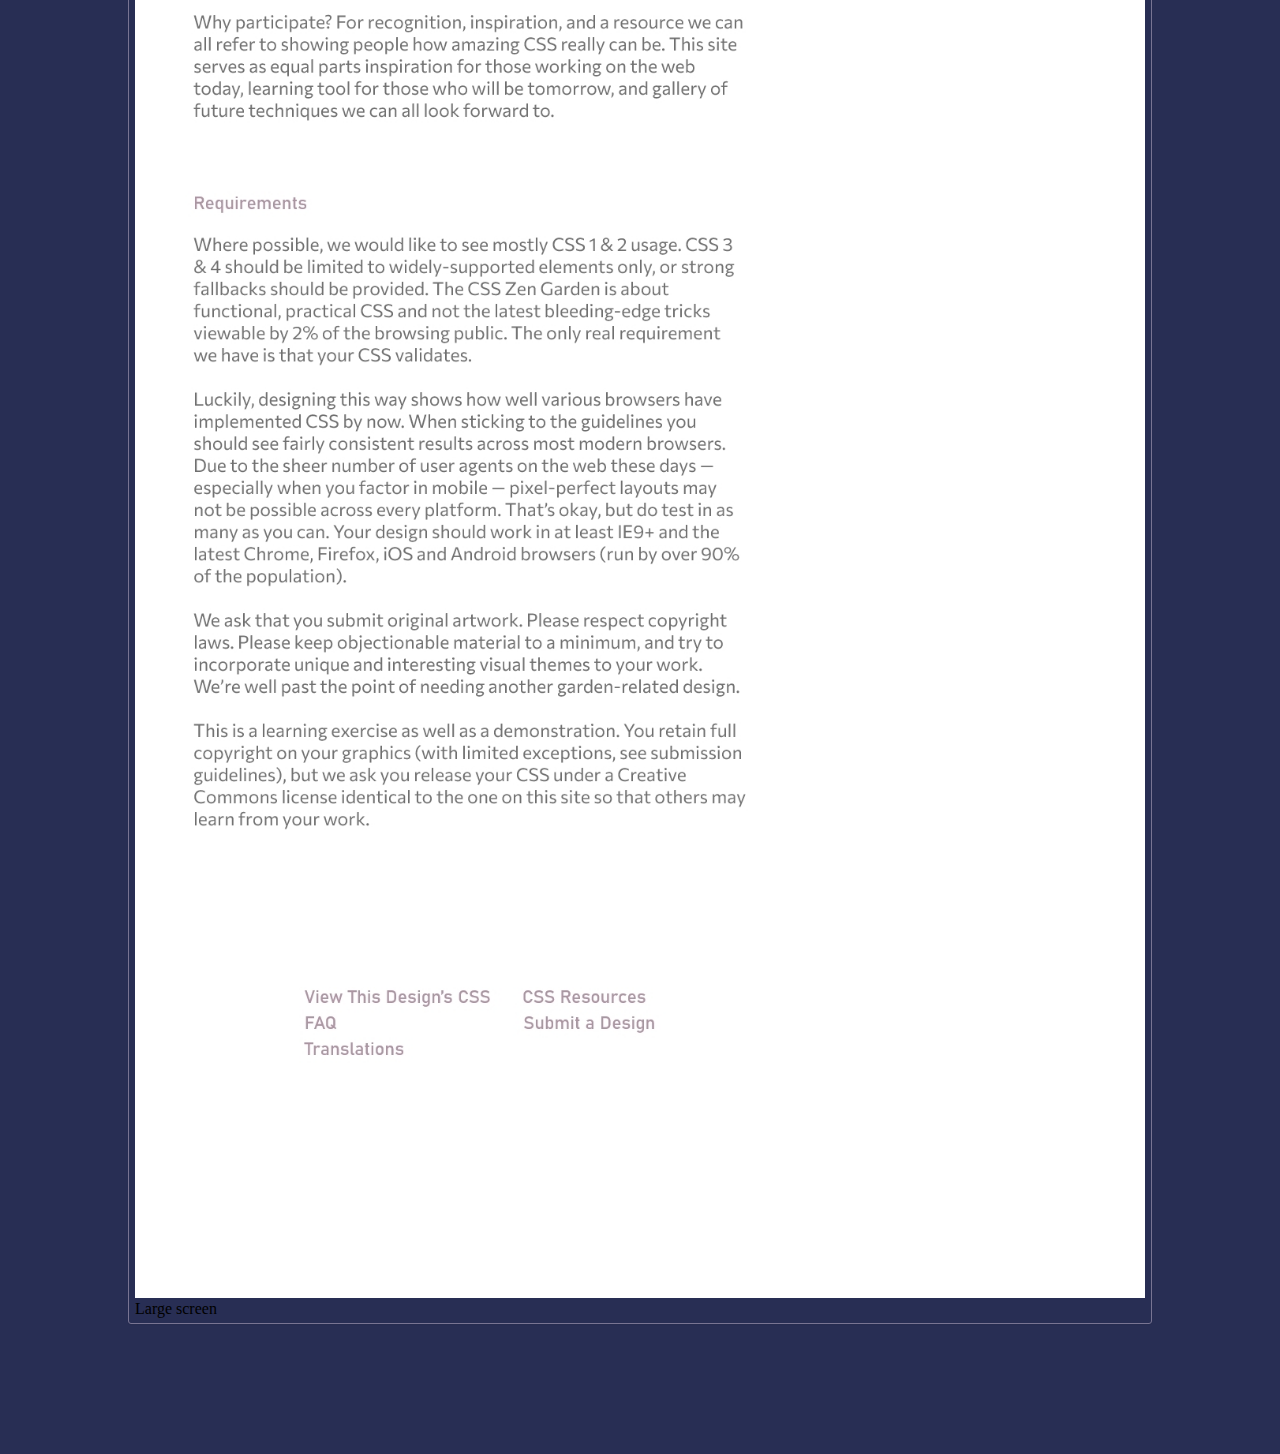
<file: zengarden-final/style-guide-group8/src/index.html>
<!DOCTYPE html>
<html lang="en" class="no-js">
  <head>
    <meta charset="UTF-8" />
    <meta name="viewport" content="width=device-width, initial-scale=1" />

    <link
      href="http://fonts.googleapis.com/css?family=Open+Sans:400,300,700|Merriweather"
      rel="stylesheet"
      type="text/css"
    />

    <link rel="stylesheet" href="css/style-guide.css"/>
    <!-- Resource style -->
    <script src="js/modernizr.js"></script>
    <!-- Modernizr -->
    <title>Style Guide | CodyHouse</title>
  </head>
  <body>
    <header>

      <nav>
        <ul class="cd-main-nav">
          <li><a href="#colors">Colors</a></li>
          <li><a href="#typography">Typography</a></li>
          <li><a href="#buttons">Buttons</a></li>
          <li><a href="#navigation">Navigation</a></li>
        </ul>
        <!-- cd-main-nav -->
      </nav>

      <a href="assets/assets-download-file.zip" class="cd-download"
        ><span>Download assets</span></a
      >
      <a href="#0" class="cd-nav-trigger">Menu<span></span></a>
    </header>

    <main>
      <h1>Style Guide 1.0</h1>

      <section id="purpose" class="cd-purpose">
        <h2>Purpose/Theme</h2>

        <div class="cd-box"><p>The purpose of this site is to demonstrate the power of CSS through the Zen Garden project. The theme is day and night.  There will be various images and colors in cooperated through out to depict the them. Sun, clouds, moon and stars. .</p></div>
      </section>

      <section id="colors" class="cd-colors">
        <h2>Colors</h2>

        <ul>
          <li class="cd-box"><div class="cd-color-swatch"></div></li>

          <li class="cd-box"><div class="cd-color-swatch"></div></li>

          <li class="cd-box"><div class="cd-color-swatch"></div></li>

          <li class="cd-box"><div class="cd-color-swatch"></div></li>

          <li class="cd-box"><div class="cd-color-swatch"></div></li>
        </ul>
      </section>

      <section id="typography" class="cd-typography">
        <h2>Typography</h2>

        <div class="cd-box">
          <h1>Heading, <span></span></h1>
          <p>
            Aa - <span></span>. Lorem ipsum dolor sit amet, consectetur
            adipisicing elit. Omnis voluptate distinctio reprehenderit, autem
            deleniti ad <a href="#0">voluptatum eaque</a>. Optio ea aperiam nisi
            distinctio nemo repellat, voluptate fugiat. Quidem neque illum,
            blanditiis!
          </p>
        </div>
      </section>

      <section id="links" class="cd-link">
        <h2>Buttons</h2>
        <div>
          <p><a class=link>Link</a></p>
          <p><a class=hover>Hover</a></p>
          <p><a class=visited>Visited</a></p>
        </div>
      </section>

      <section id="navigation" class="cd-navigation">
        <h2>Navigation</h2>
        <div class="cd-box">
          <div>
            <h3>Primary</h3>
            <nav class="cd-primary-nav">
              <ul>
                <li><a href="#">One</a></li>
                <li><a href="#">Two</a></li>
                <li><a href="#">Three</a></li>
                <li><a href="#">Four</a></li>
                <li><a href="#">Five</a></li>
              </ul>
            </nav>
          </div>
          <div>
            <h3>Secondary</h3>
            <nav class="cd-secondary-nav">
              <ul>
                <li><a href="#">One</a></li>
                <li><a href="#">Two</a></li>
                <li><a href="#">Three</a></li>
                <li><a href="#">Four</a></li>
                <li><a href="#">Five</a></li>
              </ul>
            </nav>
          </div>
          <div>
            <h3>Other Links</h3>
            <ul>
              <li><a href="#">One</a></li>
              <li><a href="#">Two</a></li>
              <li><a href="#">Three</a></li>
              <li><a href="#">Four</a></li>
              <li><a href="#">Five</a></li>
            </ul>
          </div>
        </div>
      </section>

      <section id="elements" class="cd-elements">
        <h2>HTML Elements</h2>
        <div class="cd-box">
          <p>
            Styling for lists, figures, alerts, info boxes, etc can be defined
            here.
          </p>
        </div>
      </section>

      <section id="wireframes" class="cd-wireframes">
        <h2>Wireframes</h2>
        <div class="cd-box">
          <figure>
            <img src="assets/wireframe-sm.jpg" alt="Small screen wireframe" />
            <figcaption>Small screen</figcaption>
          </figure>
          <figure>
            <img src="assets/wireframe-lg.jpg" alt="Large screen wireframe" />
            <figcaption>Large screen</figcaption>
          </figure>
        </div>
      </section>
    </main>

    <script src="js/main.js"></script>
  </body>
</html>
</file>
<file: style.css>
#css-zen-garden {
    display: grid;
    grid-template-areas:
      "top"
      "bottom";
    height: 400px;
    position: relative;
    max-width: 100%;
  }
  
  #css-zen-garden::before {
    grid-area: top;
    content: url("https://raw.githubusercontent.com/wdd331group8/wdd331group8.github.io/main/zengarden/assets/Round-sky.svg");
    height: 1;
    left: 10%;
    width: 65%;
    top: 25px;
    z-index: 1;
    margin: 0 auto;
    position: absolute;
    overflow: hidden;
    animation: sun-movement 55s linear infinite;
  }
  
  #css-zen-garden::after {
    grid-area: top;
    content: url("https://raw.githubusercontent.com/wdd331group8/wdd331group8.github.io/main/zengarden/assets/clouds.svg");
    height: 350px;
    width: 40%;
    top: 50px;
    margin: 0 auto;
    z-index: 2;
    position: absolute;
    overflow: hidden;
    animation: cloud-movement 25s linear infinite;
  }
  
  .page-wrapper {
    display: grid;
    grid-template-areas:
      "header"
      "row1"
      "row2"
      "row3"
      "row4"
      "row5"
      "row6"
      "footer";
    margin-top: 200px;
  }
  
  .page-wrapper > * {
    background-color: white;
  }
  
  .intro {
    grid-area: row2;
    z-index: 10;
  }
  
  .main {
    grid-area: row3;
    z-index: 10;
  }
  
  aside {
    grid-area: row4;
    z-index: 10;
  }
  
  footer {
    grid-area: footer;
    z-index: 10;
  }
  
  @keyframes sun-movement {
    0% {
      transform: rotate(-90deg);
    }
    100% {
      transform: rotate(-450deg);
    }
  }
  
  @keyframes cloud-movement {
    0% {
      transform: translateX(50px);
    }
    25% {
      transform: translateX(250px);
    }
    50% {
      transform: translateX(50px);
    }
    75% {
      transform: translateX(250px);
    }
    100% {
      transform: translateX(50px);
    }
  }
  
  @media only screen and (min-width: 700px) {
    .page-wrapper {
      display: grid;
      grid-template-areas:
        "header header header"
        "row1 row1 row1"
        "row2 row2 row2"
        "row3 row3 side"
        "row4 row4 side"
        "row5 row5 side"
        "row6 row6 side"
        "row7 row7 side"
        "row8 row8 side"
        "row9 row9 side"
        "row10 row10 side"
        "footer footer footer";
      margin-top: 400px;
    }
  
    .page-wrapper > * {
      background-color: white;
    }
  
    aside {
      grid-area: side;
    }
  
    @keyframes cloud-movement {
      0% {
        transform: translateX(550px);
      }
      25% {
        transform: translateX(250px);
      }
      50% {
        transform: translateX(550px);
      }
      75% {
        transform: translateX(250px);
      }
      100% {
        transform: translateX(550px);
      }
    }
  }
</file>
<file: zengarden-final/style.css>
@charset "UTF-8";
@import url("https://fonts.googleapis.com/css2?family=Commissioner&family=Sansita+Swashed&display=swap");
.links a {
  color: #D6B2A5;
  font-family: "Commissioner", sans-serif;
}
.links:visited {
  color: #FFDD91;
}
.links:hover {
  color: #FFDD91;
  text-decoration: underline;
}

#css-zen-garden {
  display: grid;
  grid-template-areas: "top" "bottom";
  position: relative;
  height: 600px;
  max-width: 100%;
  background-image: linear-gradient(#FFDD91 1%, #D6B2A5 21%, #B093A3, #787492, #282E54);
  background-repeat: no-repeat;
  height: 100%;
}

#css-zen-garden::before {
  grid-area: top;
  content: url("https://raw.githubusercontent.com/wdd331group8/wdd331group8.github.io/main/zengarden/assets/Round-sky.svg");
  height: 1;
  left: 10%;
  width: 75%;
  top: 25px;
  z-index: 0;
  margin: 0 auto;
  position: absolute;
  overflow: hidden;
  animation: sun-movement 55s linear infinite;
}

#css-zen-garden::after {
  grid-area: top;
  content: url("https://raw.githubusercontent.com/wdd331group8/wdd331group8.github.io/main/zengarden/assets/clouds.svg");
  height: 350px;
  width: 40%;
  top: 50px;
  margin: 0 auto;
  z-index: 2;
  position: absolute;
  overflow: hidden;
  animation: cloud-movement 28s linear infinite;
}

.page-wrapper {
  display: grid;
  grid-template-areas: "header" "row1" "row2" "row3" "row4" "row5" "row6" "footer";
  margin-top: 200px;
  background-image: linear-gradient(#D6B2A5, #B093A3, #787492, #282E54);
  z-index: 1;
}

.intro {
  grid-area: row2;
  z-index: 10;
}

.main {
  grid-area: row3;
  z-index: 10;
}

aside {
  border: 4px dotted #fff;
  border-radius: 20px;
  grid-area: row4;
  z-index: 10;
  font-family: "Sansita Swashed", cursive;
  text-shadow: 2px 2px 8px rgba(0, 0, 0, 0.2);
}
aside h3 {
  color: #FFDD91;
}
aside li {
  color: #FFDD91;
}
aside a {
  color: #fff;
}

li:before {
  content: "★";
  margin-left: -20px;
  margin-right: 10px;
}

footer {
  grid-area: footer;
  z-index: 10;
}

h1 {
  font-family: "Sansita Swashed", cursive;
  font-size: 2rem;
  color: #282E54;
  padding-left: 10px;
}

h2 {
  font-family: "Commissioner", sans-serif;
  font-size: 1.25rem;
  color: #787492;
  padding-left: 10px;
}

p {
  padding: 0px 10px 0px 10px;
}

.summary {
  font-family: "Commissioner", sans-serif;
  font-size: 1rem;
  color: #fff;
}

.preamble {
  border: 4px dotted #fff;
  border-radius: 20px;
  font-family: "Commissioner", sans-serif;
  font-size: 1rem;
  color: #fff;
}
.preamble h3 {
  font-family: "Sansita Swashed", cursive;
  font-size: 1.5rem;
  padding-left: 10px;
  color: #FFDD91;
  text-shadow: 2px 2px 8px rgba(0, 0, 0, 0.2);
}

.explanation {
  font-family: "Commissioner", sans-serif;
  font-size: 1rem;
  color: #fff;
}
.explanation h3 {
  font-family: "Sansita Swashed", cursive;
  font-size: 1.5rem;
  padding-left: 10px;
  color: #FFDD91;
  text-shadow: 2px 2px 8px rgba(0, 0, 0, 0.2);
}

.participation {
  font-family: "Commissioner", sans-serif;
  font-size: 1rem;
  color: #fff;
  border: 4px dotted #fff;
  border-radius: 20px;
}
.participation h3 {
  font-family: "Sansita Swashed", cursive;
  font-size: 1.5rem;
  padding-left: 10px;
  color: #FFDD91;
  text-shadow: 2px 2px 8px rgba(0, 0, 0, 0.2);
}

.benefits {
  font-family: "Commissioner", sans-serif;
  font-size: 1rem;
  color: #fff;
}
.benefits h3 {
  font-family: "Sansita Swashed", cursive;
  font-size: 1.5rem;
  padding-left: 10px;
  color: #FFDD91;
  text-shadow: 2px 2px 8px rgba(0, 0, 0, 0.2);
}

.requirements {
  font-family: "Commissioner", sans-serif;
  font-size: 1rem;
  color: #fff;
  border: 4px dotted #fff;
  border-radius: 20px;
}
.requirements h3 {
  font-family: "Sansita Swashed", cursive;
  font-size: 1.5rem;
  padding-left: 10px;
  color: #FFDD91;
  text-shadow: 2px 2px 8px rgba(0, 0, 0, 0.2);
}

a {
  color: #FFDD91;
  font-family: "Commissioner", sans-serif;
  text-decoration: none;
  transition: all 0.2s ease-in-out;
}

a:visited {
  color: #fa9364;
}

a:hover {
  color: #FFDD91;
  text-decoration: underline;
  transform: scale(1.5);
}

@keyframes sun-movement {
  0% {
    transform: rotate(-90deg);
  }
  100% {
    transform: rotate(-450deg);
  }
}
@keyframes cloud-movement {
  0% {
    transform: translateX(50%);
  }
  25% {
    transform: translateX(100%);
  }
  50% {
    transform: translateX(50%);
  }
  75% {
    transform: translateX(100%);
  }
  100% {
    transform: translateX(50%);
  }
}
@media only screen and (min-width: 700px) {
  .page-wrapper {
    display: grid;
    grid-template-areas: "header header header" "row1 row1 row1" "row2 row2 side" "row3 row3 side" "row4 row4 side" "row5 row5 side" "row6 row6 side" "row7 row7 side" "row8 row8 side" "row9 row9 side" "row10 row10 side" "footer footer footer";
    margin-top: 400px;
  }

  .page-wrapper > * {
    background-color: transparent;
  }

  aside {
    grid-area: side;
    margin-left: 50px;
    padding: 10px;
    box-shadow: 0 4px 8px 0 rgba(0, 0, 0, 0.2);
  }

  @keyframes cloud-movement {
    0% {
      transform: translateX(100%);
    }
    25% {
      transform: translateX(50%);
    }
    50% {
      transform: translateX(100%);
    }
    75% {
      transform: translateX(50%);
    }
    100% {
      transform: translateX(100%);
    }
  }
  h1 {
    font-size: 5rem;
  }
}

/*# sourceMappingURL=style.css.map */
</file>
<file: zengarden-final/style-guide-group8/src/css/style-guide.css>
/* http://meyerweb.com/eric/tools/css/reset/ 
   v2.0 | 20110126
   License: none (public domain)
*/
html, body, div, span, applet, object, iframe,
h1, h2, h3, h4, h5, h6, p, blockquote, pre,
a, abbr, acronym, address, big, cite, code,
del, dfn, em, img, ins, kbd, q, s, samp,
small, strike, strong, sub, sup, tt, var,
b, u, i, center,
dl, dt, dd, ol, ul, li,
fieldset, form, label, legend,
table, caption, tbody, tfoot, thead, tr, th, td,
article, aside, canvas, details, embed,
figure, figcaption, footer, header, hgroup,
menu, nav, output, ruby, section, summary,
time, mark, audio, video {
  margin: 0;
  padding: 0;
  border: 0;
  font-size: 100%;
  font: inherit;
  vertical-align: baseline;
}

/* HTML5 display-role reset for older browsers */
article, aside, details, figcaption, figure,
footer, header, hgroup, menu, nav, section, main {
  display: block;
}

body {
  line-height: 1;
}

ol, ul {
  list-style: none;
}

blockquote, q {
  quotes: none;
}

blockquote:before, blockquote:after,
q:before, q:after {
  content: "";
  content: none;
}

table {
  border-collapse: collapse;
  border-spacing: 0;
}

/* -------------------------------- 

Colors

-------------------------------- */
/* -------------------------------- 

xBackground 

-------------------------------- */
body {
  /* this is the page background */
  background-color: #282E54;
}

/* -------------------------------- 

xPatterns

-------------------------------- */
.cd-box {
  /* this is the container of various design elements - i.e. the 2 logo of the branding section */
  border: 1px solid #787492;
  border-radius: 3px;
  background: #282E54;
  box-shadow: 0 1px 1px rgba(0, 0, 0, 0.05);
  padding: 6px;
}

/* -------------------------------- 

xNavigation 

-------------------------------- */
header {
  background-color: #D6B2A5;
}

.cd-logo {
  /* logo box style */
  background-color: #FFDD91;
  width: 120px;
}
@media only screen and (min-width: 1024px) {
  .cd-logo {
    width: 180px;
  }
}

.cd-main-nav {
  /* main navigation background color - full screen on small devices */
  background: #D6B2A5;
}
.cd-main-nav li a {
  color: #282E54;
  border-color: #dec1b7;
}
@media only screen and (min-width: 1024px) {
  .cd-main-nav li a {
    color: white;
  }
  .cd-main-nav li a.selected {
    color: #282E54;
    box-shadow: 0 2px 0 #FFDD91;
  }
  .cd-main-nav li a:hover {
    color: #282E54;
  }
}

.cd-nav-trigger span {
  /* hamburger menu */
  background-color: #282E54;
}
.cd-nav-trigger span::before, .cd-nav-trigger span::after {
  /* upper and lower lines */
  background-color: #282E54;
}

.nav-is-visible .cd-nav-trigger span {
  /* hide line in the center on mobile when nav is visible */
  background-color: rgba(40, 46, 84, 0);
}
.nav-is-visible .cd-nav-trigger span::before, .nav-is-visible .cd-nav-trigger span::after {
  /* preserve visibility of upper and lower lines - close icon */
  background-color: #282e54;
}

.cd-download {
  /* download button top-right visible on big devices */
  background-color: #e6d0c8;
}
.no-touch .cd-download:hover {
  background-color: #eedfda;
}
.cd-download span {
  /* tooltip */
  background: #FFDD91;
  color: #282E54;
}
.cd-download span::before {
  /* right arrow color */
  border-color: #FFDD91;
}

/* -------------------------------- 

xPage title 

-------------------------------- */
main > h1 {
  color: #D6B2A5;
}
@media only screen and (min-width: 1600px) {
  main > h1 {
    /* title goes into the header on big devices */
    color: #282E54;
  }
}

/* -------------------------------- 

xTypography 

-------------------------------- */
h1,
h2 {
  font-family: "Commissioner", sans-serif;
  color: #D6B2A5;
}

h1 {
  font-size: 2.4rem;
  font-weight: 300;
  line-height: 1.2;
  margin: 0 0 0.4em;
}
@media only screen and (min-width: 768px) {
  h1 {
    font-size: 3.2rem;
  }
}
@media only screen and (min-width: 1024px) {
  h1 {
    font-size: 4rem;
  }
}

h2 {
  font-weight: bold;
  text-transform: uppercase;
  margin: 1em 0;
}
@media only screen and (min-width: 768px) {
  h2 {
    font-size: 1.8rem;
    margin: 1em 0 1.4em;
  }
}

section > h2::before {
  /* number before each section title */
  color: #555268;
}

p {
  font-size: 1.4rem;
  line-height: 1.4;
  color: #fefdfd;
}
p a {
  color: #FFDD91;
  text-decoration: underline;
}
@media only screen and (min-width: 768px) {
  p {
    font-size: 1.6rem;
    line-height: 1.6;
  }
}

/* -------------------------------- 

xButtons 

-------------------------------- */
.btn {
  border: none;
  box-shadow: none;
  border-radius: 0.25em;
  font-size: 1.4rem;
  font-family: "Commissioner", sans-serif;
  color: #282E54;
  padding: 0.6em 2.2em;
  cursor: pointer;
  background: #FFDD91;
}
.btn:focus {
  outline: none;
}
.no-touch .btn:hover {
  background: #ffe5ab;
}
.btn.btn-success {
  background: #6fce72;
}
.no-touch .btn.btn-success:hover {
  background: #82d485;
}
.btn.btn-alert {
  background: #B093A3;
}
.no-touch .btn.btn-alert:hover {
  background: #bba2b0;
}
.btn.btn-outline {
  color: #FFDD91;
  background: transparent;
  box-shadow: inset 0 0 0 1px #FFDD91;
}
.no-touch .btn.btn-outline:hover {
  color: #282E54;
  background: #FFDD91;
}
@media only screen and (min-width: 768px) {
  .btn {
    font-size: 1.6rem;
  }
}

.cd-buttons .cd-box:nth-of-type(2) span {
  /* CSS class name color */
  color: #FFDD91;
}

/* -------------------------------- 

xIcons 

-------------------------------- */
.cd-icons li {
  /* icons size */
  width: 32px;
  height: 32px;
}

/* -------------------------------- 

xForm 

-------------------------------- */
input[type=text],
select {
  border: 1px solid #787492;
  border-radius: 0.25em;
  background: #282E54;
}
input[type=text]:focus,
select:focus {
  outline: none;
}

input[type=text] {
  padding: 0.6em 1em;
  box-shadow: inset 1px 1px rgba(0, 0, 0, 0.03);
}
input[type=text].success {
  border-color: #6fce72;
  box-shadow: 0 0 6px rgba(111, 206, 114, 0.2);
}
input[type=text].alert {
  border-color: #B093A3;
  box-shadow: 0 0 6px rgba(176, 147, 163, 0.2);
}
input[type=text]:focus {
  border-color: #FFDD91;
  box-shadow: 0 0 6px rgba(255, 221, 145, 0.2);
}

input[type=radio],
input[type=checkbox] {
  position: absolute;
  left: 0;
  top: 0;
  margin: 0;
  padding: 0;
  opacity: 0;
}

.radio-label,
.checkbox-label {
  padding-left: 24px;
  -webkit-user-select: none;
  -moz-user-select: none;
  -ms-user-select: none;
  user-select: none;
}
.radio-label::before, .radio-label::after,
.checkbox-label::before,
.checkbox-label::after {
  /* custom radio and check boxes */
  content: "";
  display: block;
  width: 16px;
  height: 16px;
  position: absolute;
  top: 50%;
  -webkit-transform: translateY(-50%);
  -moz-transform: translateY(-50%);
  -ms-transform: translateY(-50%);
  -o-transform: translateY(-50%);
  transform: translateY(-50%);
}
.radio-label::before,
.checkbox-label::before {
  left: 0;
  border: 1px solid #787492;
  box-shadow: inset 1px 1px rgba(0, 0, 0, 0.03);
}
.radio-label::after,
.checkbox-label::after {
  left: 3px;
  background: url("../assets/form/icon-check.svg") no-repeat center center;
  display: none;
}

.radio-label::before {
  border-radius: 50%;
}

.checkbox-label::before {
  border-radius: 3px;
}

input[type=radio]:checked + label::before,
input[type=checkbox]:checked + label::before {
  background-color: #D6B2A5;
  border: none;
  box-shadow: none;
}

input[type=radio]:checked + label::after,
input[type=checkbox]:checked + label::after {
  display: block;
}

.cd-select::after {
  /* switcher arrow for select element */
  content: "";
  position: absolute;
  z-index: 1;
  right: 14px;
  top: 50%;
  -webkit-transform: translateY(-50%);
  -moz-transform: translateY(-50%);
  -ms-transform: translateY(-50%);
  -o-transform: translateY(-50%);
  transform: translateY(-50%);
  display: block;
  width: 16px;
  height: 16px;
  background: url("../assets/form/icon-select.svg") no-repeat center center;
  pointer-events: none;
}

select {
  position: relative;
  padding: 0.6em 2em 0.6em 1em;
  cursor: pointer;
  -webkit-appearance: none;
  -moz-appearance: none;
  -ms-appearance: none;
  -o-appearance: none;
  appearance: none;
}

/* -------------------------------- 

xBasic style

-------------------------------- */
*, *::after, *::before {
  -webkit-box-sizing: border-box;
  -moz-box-sizing: border-box;
  box-sizing: border-box;
}

html * {
  -webkit-font-smoothing: antialiased;
  -moz-osx-font-smoothing: grayscale;
}

html {
  font-size: 62.5%;
}

body {
  font-size: 1.6rem;
  font-family: "Sansita Swashed", cursive;
}

a {
  text-decoration: none;
}

img {
  max-width: 100%;
}

input, textarea, select {
  font-family: "Sansita Swashed", cursive;
  font-size: 1.6rem;
}

header {
  position: fixed;
  height: 50px;
  width: 100%;
  top: 0;
  left: 0;
  box-shadow: 0 1px 1px rgba(0, 0, 0, 0.1);
  z-index: 10;
}
header nav {
  display: inline-block;
}
@media only screen and (min-width: 1024px) {
  header {
    height: 80px;
  }
  header::after {
    clear: both;
    content: "";
    display: block;
  }
}

.cd-logo {
  display: inline-block;
  height: 100%;
  position: relative;
}
.cd-logo img {
  position: absolute;
  display: block;
  top: 50%;
  left: 50%;
  -webkit-transform: translateX(-50%) translateY(-50%);
  -moz-transform: translateX(-50%) translateY(-50%);
  -ms-transform: translateX(-50%) translateY(-50%);
  -o-transform: translateX(-50%) translateY(-50%);
  transform: translateX(-50%) translateY(-50%);
}
@media only screen and (min-width: 1600px) {
  .cd-logo {
    margin-left: 5%;
  }
}

.cd-nav-trigger {
  display: block;
  position: absolute;
  right: 0;
  top: 0;
  height: 100%;
  width: 50px;
  overflow: hidden;
  white-space: nowrap;
  color: transparent;
}
.cd-nav-trigger span {
  position: absolute;
  height: 2px;
  width: 20px;
  top: 50%;
  margin-top: -1px;
  left: 50%;
  margin-left: -10px;
  -webkit-transition: background-color 0.3s 0.3s;
  -moz-transition: background-color 0.3s 0.3s;
  transition: background-color 0.3s 0.3s;
}
.cd-nav-trigger span::before, .cd-nav-trigger span::after {
  content: "";
  position: absolute;
  width: 100%;
  height: 100%;
  /* Force Hardware Acceleration in WebKit */
  -webkit-transform: translateZ(0);
  -moz-transform: translateZ(0);
  -ms-transform: translateZ(0);
  -o-transform: translateZ(0);
  transform: translateZ(0);
  -webkit-backface-visibility: hidden;
  backface-visibility: hidden;
  will-change: transform;
  -webkit-transition: transform 0.3s 0.3s;
  -moz-transition: transform 0.3s 0.3s;
  transition: transform 0.3s 0.3s;
}
.cd-nav-trigger span::before {
  -webkit-transform: translateY(-6px);
  -moz-transform: translateY(-6px);
  -ms-transform: translateY(-6px);
  -o-transform: translateY(-6px);
  transform: translateY(-6px);
}
.cd-nav-trigger span::after {
  -webkit-transform: translateY(6px);
  -moz-transform: translateY(6px);
  -ms-transform: translateY(6px);
  -o-transform: translateY(6px);
  transform: translateY(6px);
}
@media only screen and (min-width: 1024px) {
  .cd-nav-trigger {
    display: none;
  }
}

.cd-main-nav {
  position: fixed;
  top: 0;
  left: 0;
  width: 100%;
  height: 100vh;
  padding: 50px 0;
  text-align: center;
  -webkit-transform: translateY(-100%);
  -moz-transform: translateY(-100%);
  -ms-transform: translateY(-100%);
  -o-transform: translateY(-100%);
  transform: translateY(-100%);
  -webkit-transition: transform 0.3s;
  -moz-transition: transform 0.3s;
  transition: transform 0.3s;
}
.cd-main-nav li a {
  display: block;
  font-size: 1.8rem;
  padding: 1em 0;
  border-bottom-width: 1px;
  border-style: solid;
}
.cd-main-nav li:first-of-type a {
  border-top-width: 1px;
}
@media only screen and (min-width: 1024px) {
  .cd-main-nav {
    position: static;
    display: table;
    -webkit-transform: translateY(0);
    -moz-transform: translateY(0);
    -ms-transform: translateY(0);
    -o-transform: translateY(0);
    transform: translateY(0);
    width: auto;
    height: 80px;
    background: transparent;
    padding: 0 2em;
    text-align: left;
  }
  .cd-main-nav li {
    display: table-cell;
    vertical-align: middle;
    padding: 0 1em;
  }
  .cd-main-nav li a {
    display: inline-block;
    font-size: 1.6rem;
    padding: 0.4em 0.2em;
    border-bottom: none;
    -webkit-transition: all 0.2s;
    -moz-transition: all 0.2s;
    transition: all 0.2s;
  }
  .cd-main-nav li:first-of-type a {
    border-top: none;
  }
}
@media only screen and (min-width: 1600px) {
  .cd-main-nav {
    display: none;
  }
}

.nav-is-visible .cd-nav-trigger span::before {
  -webkit-transform: translateY(0) rotate(-45deg);
  -moz-transform: translateY(0) rotate(-45deg);
  -ms-transform: translateY(0) rotate(-45deg);
  -o-transform: translateY(0) rotate(-45deg);
  transform: translateY(0) rotate(-45deg);
}
.nav-is-visible .cd-nav-trigger span::after {
  -webkit-transform: translateY(0) rotate(45deg);
  -moz-transform: translateY(0) rotate(45deg);
  -ms-transform: translateY(0) rotate(45deg);
  -o-transform: translateY(0) rotate(45deg);
  transform: translateY(0) rotate(45deg);
}
.nav-is-visible .cd-main-nav {
  -webkit-transform: translateY(0);
  -moz-transform: translateY(0);
  -ms-transform: translateY(0);
  -o-transform: translateY(0);
  transform: translateY(0);
}

.cd-download {
  position: absolute;
  top: 0;
  right: 0;
  height: 100%;
  width: 80px;
  background-image: url("../assets/icon-download.svg");
  background-position: center center;
  background-repeat: no-repeat;
  display: none;
  -webkit-transition: background-color 0.2s;
  -moz-transition: background-color 0.2s;
  transition: background-color 0.2s;
}
.cd-download span {
  /* tooltip */
  position: absolute;
  right: 120%;
  top: 50%;
  margin-top: -20px;
  width: 140px;
  height: 40px;
  line-height: 40px;
  white-space: nowrap;
  text-align: center;
  font-size: 1.2rem;
  -webkit-transition: opacity 0.2s 0s, visibility 0s 0.2s;
  -moz-transition: opacity 0.2s 0s, visibility 0s 0.2s;
  transition: opacity 0.2s 0s, visibility 0s 0.2s;
}
.cd-download span::before {
  /* right arrow */
  content: "";
  position: absolute;
  top: 12px;
  left: 100%;
  height: 0;
  width: 0;
  border-width: 8px;
  border-style: solid;
  border-top-color: transparent;
  border-bottom-color: transparent;
  border-right-color: transparent;
}
.no-touch .cd-download:hover span {
  opacity: 1;
  visibility: visible;
  -webkit-transition: opacity 0.2s 0s, visibility 0s 0s;
  -moz-transition: opacity 0.2s 0s, visibility 0s 0s;
  transition: opacity 0.2s 0s, visibility 0s 0s;
}
@media only screen and (min-width: 1024px) {
  .cd-download {
    display: block;
  }
  .cd-download span {
    opacity: 0;
    visibility: hidden;
  }
}
@media only screen and (min-width: 1600px) {
  .cd-download {
    right: 5%;
  }
}

main {
  width: 90%;
  max-width: 1024px;
  margin: 0 auto;
  padding: 50px 0;
}
main > h1 {
  text-align: center;
  margin: 3em 0;
}
@media only screen and (min-width: 1024px) {
  main {
    padding-top: 80px;
  }
}
@media only screen and (min-width: 1600px) {
  main {
    max-width: none;
    padding: 120px 0 50px;
  }
  main > h1 {
    position: fixed;
    top: 0;
    left: 50%;
    height: 80px;
    line-height: 80px;
    width: 400px;
    margin: 0 0 0 -200px;
    font-size: 2.6rem;
    z-index: 20;
  }
}

section {
  margin: 3em 0;
}
section::after {
  clear: both;
  content: "";
  display: block;
}
section:nth-of-type(1) h2::before {
  content: "1. ";
}
section:nth-of-type(2) h2::before {
  content: "2. ";
}
section:nth-of-type(3) h2::before {
  content: "3. ";
}
section:nth-of-type(4) h2::before {
  content: "4. ";
}
section:nth-of-type(5) h2::before {
  content: "5. ";
}
section:nth-of-type(6) h2::before {
  content: "6. ";
}
section:nth-of-type(7) h2::before {
  content: "7. ";
}
section:nth-of-type(8) h2::before {
  content: "8. ";
}
section:nth-of-type(9) h2::before {
  content: "9. ";
}
section:nth-of-type(10) h2::before {
  content: "10. ";
}
@media only screen and (min-width: 768px) {
  section {
    margin: 3em 0 5em;
  }
}
@media only screen and (min-width: 1600px) {
  section {
    width: 48%;
    float: left;
    margin: 0 4% 4em 0;
  }
  section:nth-of-type(2n) {
    margin-right: 0;
  }
}

/* xBranding section - basic style */
.cd-branding .cd-box {
  margin-bottom: 1em;
}
.cd-branding img {
  display: block;
  width: 100%;
}
.cd-branding ul:last-of-type {
  padding-top: 0.6em;
}
.cd-branding ul:last-of-type li {
  display: inline-block;
  margin-right: 1em;
}
.cd-branding ul:last-of-type li:nth-of-type(1) img {
  width: 90px;
  height: 90px;
  border-radius: 1em;
}
.cd-branding ul:last-of-type li:nth-of-type(2) img {
  width: 60px;
  height: 60px;
  border-radius: 0.6em;
}
.cd-branding ul:last-of-type li:nth-of-type(3) img {
  width: 32px;
  height: 32px;
  border-radius: 0.4em;
}
.cd-branding ul:last-of-type li:nth-of-type(4) img {
  width: 16px;
  height: 16px;
  border-radius: 0.2em;
}
@media only screen and (min-width: 768px) {
  .cd-branding .cd-box {
    width: 49%;
    float: left;
    margin: 0 2% 2em 0;
  }
  .cd-branding .cd-box:nth-of-type(2n) {
    margin-right: 0;
  }
  .cd-branding ul:last-of-type {
    clear: left;
  }
  .cd-branding ul:last-of-type li {
    margin-right: 3em;
  }
}

/* xColor section - basic style */
.cd-colors li {
  text-align: center;
  width: 48%;
  float: left;
  margin: 0 4% 1em 0;
}
.cd-colors li:nth-of-type(2n) {
  margin-right: 0;
}
.cd-colors .cd-color-swatch {
  position: relative;
  width: 100%;
  padding: 50% 0;
}
.cd-colors .cd-color-swatch::before, .cd-colors .cd-color-swatch::after {
  /* lighter and darker color shades of the same swatch */
  content: "";
  position: absolute;
  bottom: 0;
  width: 50%;
  height: 20%;
}
.cd-colors .cd-color-swatch::before {
  left: 0;
}
.cd-colors .cd-color-swatch::after {
  right: 0;
}
.cd-colors b {
  display: block;
  padding: 0.6em 0;
}
.cd-colors li:nth-of-type(1) .cd-color-swatch {
  background: #FFDD91;
}
.cd-colors li:nth-of-type(1) .cd-color-swatch::before {
  background: #ffe5ab;
}
.cd-colors li:nth-of-type(1) .cd-color-swatch::after {
  background: #ffd578;
}
.cd-colors li:nth-of-type(2) .cd-color-swatch {
  background: #D6B2A5;
}
.cd-colors li:nth-of-type(2) .cd-color-swatch::before {
  background: #dec1b7;
}
.cd-colors li:nth-of-type(2) .cd-color-swatch::after {
  background: #cea393;
}
.cd-colors li:nth-of-type(3) .cd-color-swatch {
  background: #B093A3;
}
.cd-colors li:nth-of-type(3) .cd-color-swatch::before {
  background: #bba2b0;
}
.cd-colors li:nth-of-type(3) .cd-color-swatch::after {
  background: #a58496;
}
.cd-colors li:nth-of-type(4) .cd-color-swatch {
  background: #787492;
}
.cd-colors li:nth-of-type(4) .cd-color-swatch::before {
  background: #86829d;
}
.cd-colors li:nth-of-type(4) .cd-color-swatch::after {
  background: #6c6885;
}
.cd-colors li:nth-of-type(5) .cd-color-swatch {
  background: #282E54;
}
.cd-colors li:nth-of-type(5) .cd-color-swatch::before {
  background: #303765;
}
.cd-colors li:nth-of-type(5) .cd-color-swatch::after {
  background: #202543;
}
@media only screen and (min-width: 768px) {
  .cd-colors li {
    width: 19%;
    float: left;
    margin: 0 1.25% 1em 0;
  }
  .cd-colors li:nth-of-type(2n) {
    margin-right: 1.25%;
  }
  .cd-colors li:nth-of-type(5n) {
    margin-right: 0;
  }
}

.cd-typography .cd-box,
.cd-buttons .cd-box,
.cd-icons .cd-box,
.cd-form .cd-box {
  padding: 1em;
}
@media only screen and (min-width: 768px) {
  .cd-typography .cd-box .cd-box,
.cd-buttons .cd-box .cd-box,
.cd-icons .cd-box .cd-box,
.cd-form .cd-box .cd-box {
    padding: 2em;
  }
}

/* xTypography section - basic style */
.cd-typography h1::before {
  content: "Aa - ";
  color: #FFDD91;
}

.cd-buttons .cd-box:first-of-type {
  border-bottom-left-radius: 0;
  border-bottom-right-radius: 0;
}
.cd-buttons .cd-box:last-of-type {
  margin-top: -1px;
  border-top-left-radius: 0;
  border-top-right-radius: 0;
}
.cd-buttons button {
  margin: 0.4em;
}
@media only screen and (min-width: 1024px) {
  .cd-buttons button {
    margin: 1em;
  }
}

@-moz-document url-prefix() {
  /* hide custom arrow on Firefox */
  .cd-select::after {
    display: none;
  }
}
.no-csstransitions .cd-select::after {
  display: none;
}

/*# sourceMappingURL=style-guide.css.map */
</file>
